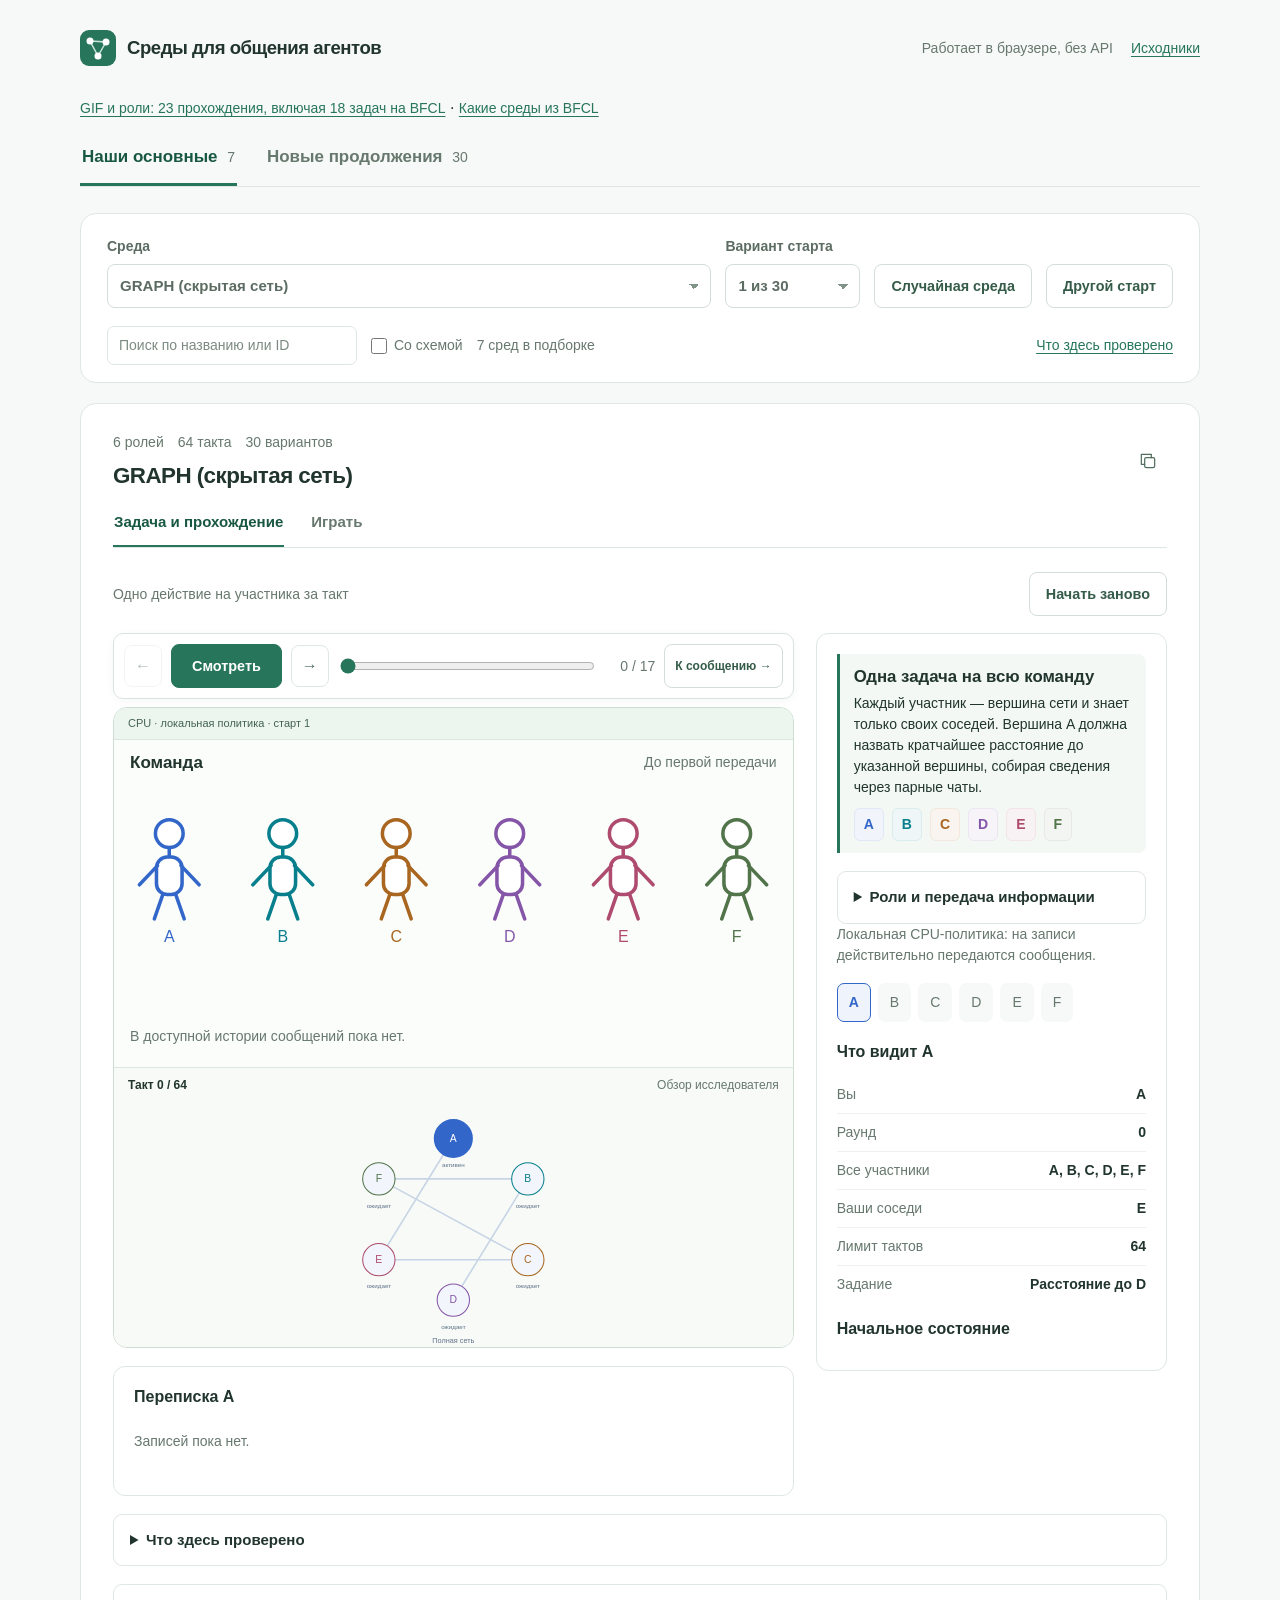
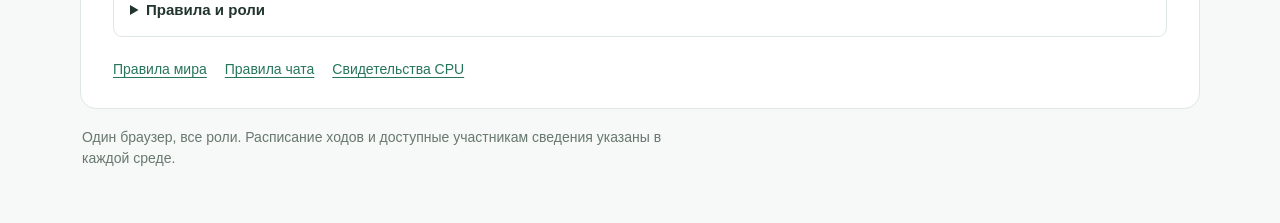
<file: index.html>
<!doctype html>
<html lang="ru">
<head>
  <meta charset="utf-8">
  <meta name="viewport" content="width=device-width, initial-scale=1">
  <meta name="theme-color" content="#f7f9f8">
  <meta name="description" content="37 исполняемых сред для исследования общения агентов: ручная игра, роли, сообщения и проверенные CPU-прохождения.">
  <title>Среды для общения агентов</title>
  <link rel="icon" href="data:image/svg+xml,%3Csvg xmlns='http://www.w3.org/2000/svg' viewBox='0 0 40 40'%3E%3Crect width='40' height='40' rx='10' fill='%2318314e'/%3E%3Ccircle cx='13' cy='14' r='5' fill='%237da6f4'/%3E%3Ccircle cx='28' cy='14' r='5' fill='%2370c7bf'/%3E%3Ccircle cx='20' cy='28' r='5' fill='%23e6b563'/%3E%3C/svg%3E">
  <link rel="stylesheet" href="styles.css?v=overview20261126">
  <script defer src="engine.js"></script>
  <script defer src="scenes.js?v=fullchat1"></script>
  <script defer src="core-scenes.js"></script>
  <script defer src="e113-scene.js"></script>
  <script defer src="catalogue-scenes.js?v=fullchat1"></script>
  <script defer src="legacy-action-targets.js?v=fullchat1"></script>
  <script defer src="action-targets.js?v=fullchat1"></script>
  <script defer src="action-overlay.js?v=fullchat1"></script>
  <script defer src="communication-scene.js?v=fullchat1"></script>
  <script defer src="established-engine.js"></script>
  <script defer src="established-ui.js?v=overview20261126"></script>
  <script defer src="app.js?v=overview20261126"></script>
</head>
<body>
  <a class="skip" href="#workspace">К среде</a>
  <div class="page-shell">
    <header class="topbar">
      <a class="brand" href="#env=GRAPH&mode=about" aria-label="Среды для общения агентов — главная">
        <svg viewBox="0 0 36 36" aria-hidden="true"><rect width="36" height="36" rx="9" fill="#27765c"/><path d="M10 11L26 12L18 26Z" fill="none" stroke="#c8e4d9" stroke-width="1.5"/><circle cx="10" cy="11" r="3.5" fill="white"/><circle cx="26" cy="12" r="3.5" fill="white"/><circle cx="18" cy="26" r="3.5" fill="white"/></svg>
        <span>Среды для общения агентов</span>
      </a>
      <div class="header-actions"><span class="local-note">Работает в браузере, без API</span><a class="source-link" href="https://github.com/Loki239/cooperative-environments-demo" target="_blank" rel="noopener">Исходники</a></div>
    </header>
    <p><a class="source-link" href="gifs/">GIF и роли: 23 прохождения, включая 18 задач на BFCL</a> · <a class="source-link" href="gifs/#bfcl">Какие среды из BFCL</a></p>
    <nav class="collection-switch" aria-label="Подборка сред">
      <button class="collection-button active" data-collection="core" aria-pressed="true">Наши основные <span>7</span></button>
      <button class="collection-button" data-collection="generated" aria-pressed="false">Новые продолжения <span>30</span></button>
    </nav>
    <section id="catalogue" class="catalogue" aria-label="Выбор среды">
      <div class="catalogue-controls">
        <label class="control-label" for="environment-select">Среда<select id="environment-select" class="select" disabled><option>Загружаем каталог…</option></select></label>
        <label class="control-label" for="start-select">Вариант старта<select id="start-select" class="select" disabled><option>1</option></select></label>
        <button id="random-environment" class="button secondary" disabled>Случайная среда</button>
        <button id="random-start" class="button secondary" disabled>Другой старт</button>
      </div>
      <div class="catalogue-options">
        <label class="search"><span class="sr-only">Найти среду</span><input id="search" type="search" placeholder="Поиск по названию или ID" aria-label="Найти среду"></label>
        <label class="checkbox-option"><input id="scene-filter" type="checkbox">Со схемой</label>
        <p id="catalogue-status" class="muted" role="status"><span id="environment-count">7</span> сред в подборке</p>
        <button class="text-button" id="about-data">Что здесь проверено</button>
      </div>
    </section>
    <main id="workspace" tabindex="-1"><div class="loading">Загружаем среду…</div></main>
    <footer class="page-footer">Один браузер, все роли. Расписание ходов и доступные участникам сведения указаны в каждой среде.</footer>
  </div>
  <div id="toast" class="toast" role="status" hidden></div>
  <dialog id="data-dialog"><button class="dialog-close button secondary" aria-label="Закрыть">Закрыть</button><h2>Что здесь проверено</h2><p>В каталоге две подборки: семь давно разобранных задач и 30 новых продолжений от 20 ноября 2026 года. Для основных задач сохранены 67 CPU-примеров разных типов и четыре архивные игры Qwen с перепиской, для новых — по 12 CPU-примеров. У каждой основной задачи указан объём проверки и его границы.</p><p>В примерах новых продолжений идеальная команда объединяет законные наблюдения всех ролей. В полных физических планах отправки не исполнялись. Для каждого старта отдельно добавлен постановочный сценарий с реальной доставкой перед связанными действиями: 257 записей доходят до цели в исходном лимите, 103 показывают длинную часть с явно отмеченной остановкой. Это иллюстрации на готовых планах, а не прогоны модели или доказанные локальные стратегии. Проверка необходимости реального чата осталась <code>UNKNOWN</code>, модельных игр у этой серии пока нет.</p><p>Для новых продолжений и четырёх основных WorldSpec-сред работает сохранённый контракт чата: одно действие на роль за такт, сообщение занимает действие. У скрытой сети, пяти рычагов и пневмопочты сохранены их собственные расписания, описанные в карточках. Успех CPU-примера не доказывает, что в том же горизонте получится выиграть с такими сообщениями.</p><p>Вы управляете всеми ролями на одном устройстве. Это песочница для знакомства с правилами, а не сервер для независимых игроков. Полные правила и исходные варианты доступны для исследования; интерфейс выбранной роли скрывает недоступные ей поля.</p><p><a href="provenance.json" download>Скачать происхождение данных</a></p></dialog>
  <noscript><div class="noscript">Для игры и просмотра шагов нужен JavaScript. <a href="catalogue.json">Скачать список сред</a> или <a href="provenance.json">сведения о проверках</a>.</div></noscript>
</body>
</html>
</file>
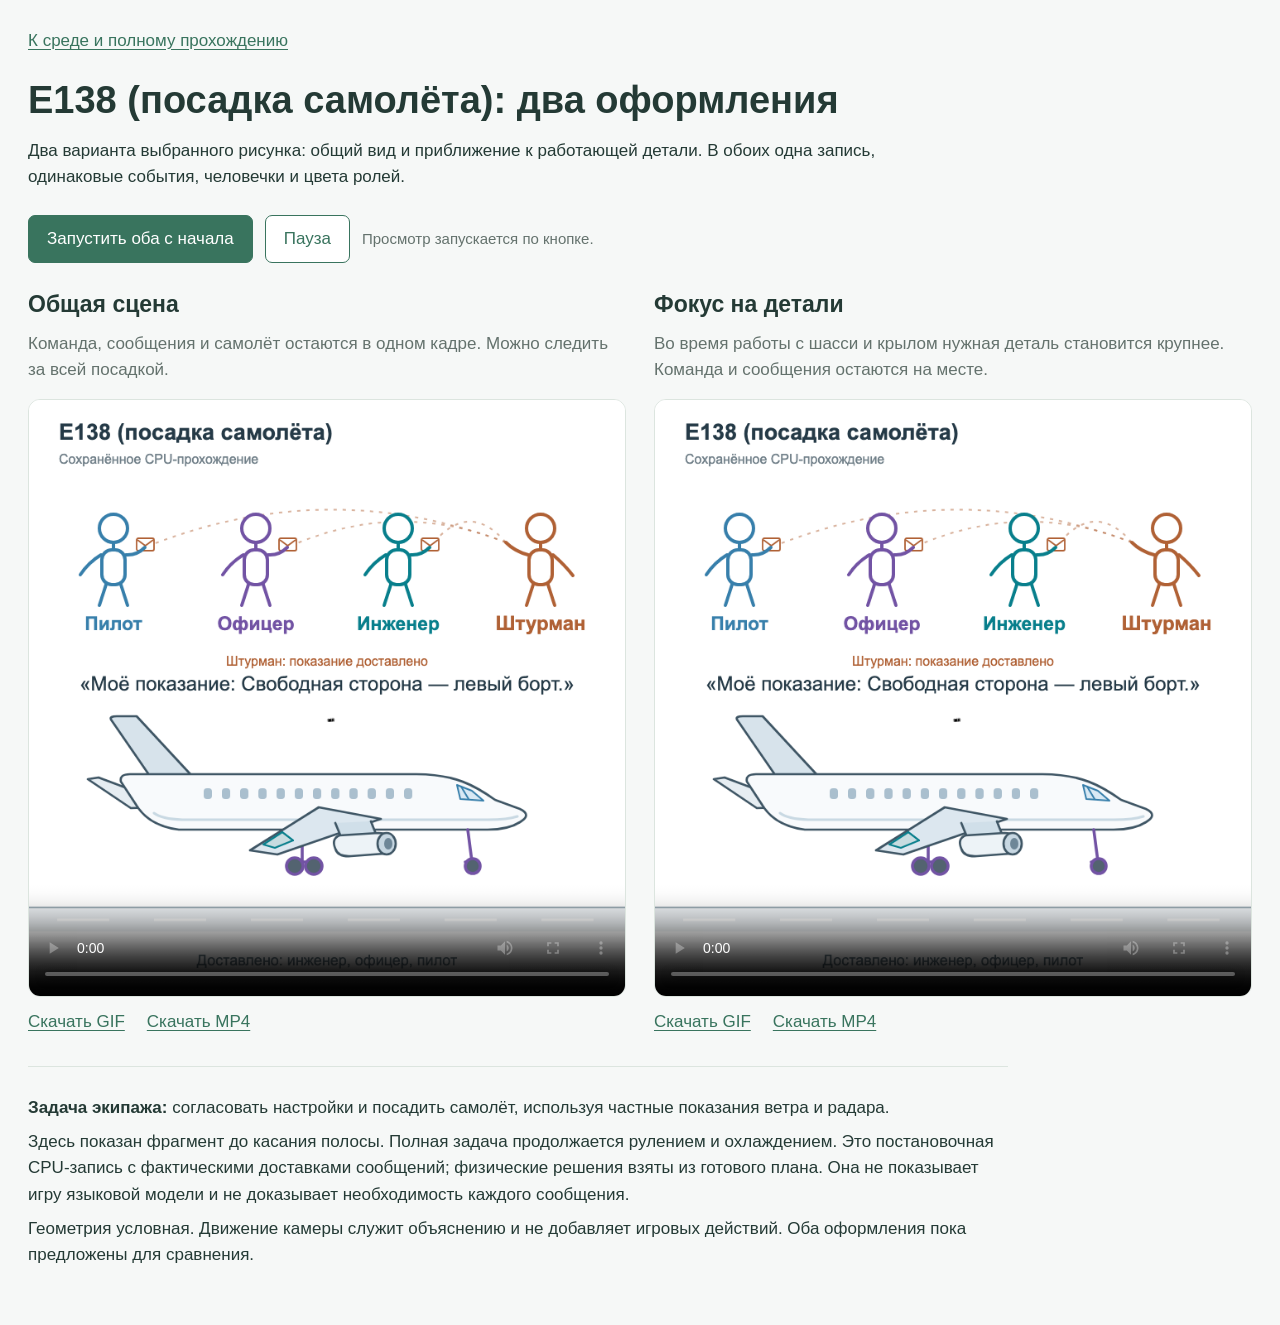
<file: e138-styles/index.html>
<!doctype html>
<html lang="ru">
<head>
  <meta charset="utf-8">
  <meta name="viewport" content="width=device-width,initial-scale=1">
  <title>E138 (посадка самолёта) — два оформления</title>
  <style>
    :root { color-scheme:light; --ink:#243a35; --muted:#64726d; --green:#39745e; --line:#dce5df; }
    * { box-sizing:border-box; }
    body { margin:0; background:#f6f8f7; color:var(--ink); font:17px/1.55 Arial,sans-serif; }
    main { max-width:1536px; margin:0 auto; padding:28px 28px 48px; }
    a { color:var(--green); text-underline-offset:3px; }
    h1 { font-size:clamp(26px,3vw,38px); line-height:1.2; margin:24px 0 14px; }
    .intro { max-width:880px; margin:0 0 16px; }
    .toolbar { display:flex; flex-wrap:wrap; align-items:center; gap:12px; margin:24px 0; }
    button { font:inherit; cursor:pointer; border:1px solid var(--green); border-radius:7px; padding:10px 18px; background:var(--green); color:white; }
    button.secondary { background:white; color:var(--green); }
    button:focus-visible,a:focus-visible { outline:3px solid #ac6d24; outline-offset:4px; }
    #status { color:var(--muted); font-size:15px; }
    .comparison { display:grid; grid-template-columns:repeat(2,minmax(0,1fr)); gap:28px; align-items:start; }
    article { min-width:0; }
    h2 { margin:0 0 8px; font-size:23px; }
    article>p { min-height:52px; margin:0 0 16px; max-width:650px; color:var(--muted); }
    video { width:100%; max-width:720px; aspect-ratio:1; display:block; background:white; border:1px solid var(--line); border-radius:12px; }
    .downloads { display:flex; gap:22px; margin-top:12px; }
    .context { border-top:1px solid var(--line); margin-top:30px; padding-top:20px; max-width:980px; }
    .context p { margin:8px 0; }
    @media(max-width:800px) { main { padding:20px 16px 36px; } .comparison { grid-template-columns:1fr; gap:32px; } article>p { min-height:0; } }
    @media(prefers-reduced-motion:reduce) { html { scroll-behavior:auto; } }
  </style>
</head>
<body>
<main>
  <a href="../#env=E138&amp;mode=about&amp;start=1&amp;replay=demo">К среде и полному прохождению</a>
  <h1>E138 (посадка самолёта): два оформления</h1>
  <p class="intro">Два варианта выбранного рисунка: общий вид и приближение к работающей детали. В обоих одна запись, одинаковые события, человечки и цвета ролей.</p>
  <div class="toolbar">
    <button id="play">Запустить оба с начала</button>
    <button id="pause" class="secondary">Пауза</button>
    <span id="status" role="status">Просмотр запускается по кнопке.</span>
  </div>
  <section class="comparison" aria-label="Два варианта оформления">
    <article>
      <h2>Общая сцена</h2>
      <p>Команда, сообщения и самолёт остаются в одном кадре. Можно следить за всей посадкой.</p>
      <video controls playsinline preload="metadata" poster="overview.png?v=accepted20261126" aria-label="Общая сцена посадки самолёта"><source src="overview.mp4?v=accepted20261126" type="video/mp4"></video>
      <div class="downloads"><a href="overview.gif?v=accepted20261126" download>Скачать GIF</a><a href="overview.mp4?v=accepted20261126" download>Скачать MP4</a></div>
    </article>
    <article>
      <h2>Фокус на детали</h2>
      <p>Во время работы с шасси и крылом нужная деталь становится крупнее. Команда и сообщения остаются на месте.</p>
      <video controls playsinline preload="metadata" poster="detail.png?v=accepted20261126" aria-label="Крупные планы посадки самолёта"><source src="detail.mp4?v=accepted20261126" type="video/mp4"></video>
      <div class="downloads"><a href="detail.gif?v=accepted20261126" download>Скачать GIF</a><a href="detail.mp4?v=accepted20261126" download>Скачать MP4</a></div>
    </article>
  </section>
  <section class="context" aria-label="Что показывает запись">
    <p><strong>Задача экипажа:</strong> согласовать настройки и посадить самолёт, используя частные показания ветра и радара.</p>
    <p>Здесь показан фрагмент до касания полосы. Полная задача продолжается рулением и охлаждением. Это постановочная CPU-запись с фактическими доставками сообщений; физические решения взяты из готового плана. Она не показывает игру языковой модели и не доказывает необходимость каждого сообщения.</p>
    <p>Геометрия условная. Движение камеры служит объяснению и не добавляет игровых действий. Оба оформления пока предложены для сравнения.</p>
  </section>
</main>
<script>
  const videos = [...document.querySelectorAll('video')];
  const status = document.querySelector('#status');
  document.querySelector('#play').addEventListener('click', async () => {
    videos.forEach(video => { video.pause(); video.currentTime = 0; });
    const results = await Promise.allSettled(videos.map(video => video.play()));
    status.textContent = results.every(result => result.status === 'fulfilled')
      ? 'Оба варианта запущены с начала.'
      : 'Не удалось запустить оба видео. Используйте кнопку воспроизведения под нужным вариантом.';
  });
  document.querySelector('#pause').addEventListener('click', () => {
    videos.forEach(video => video.pause());
    status.textContent = 'Оба варианта на паузе.';
  });
</script>
</body>
</html>
</file>
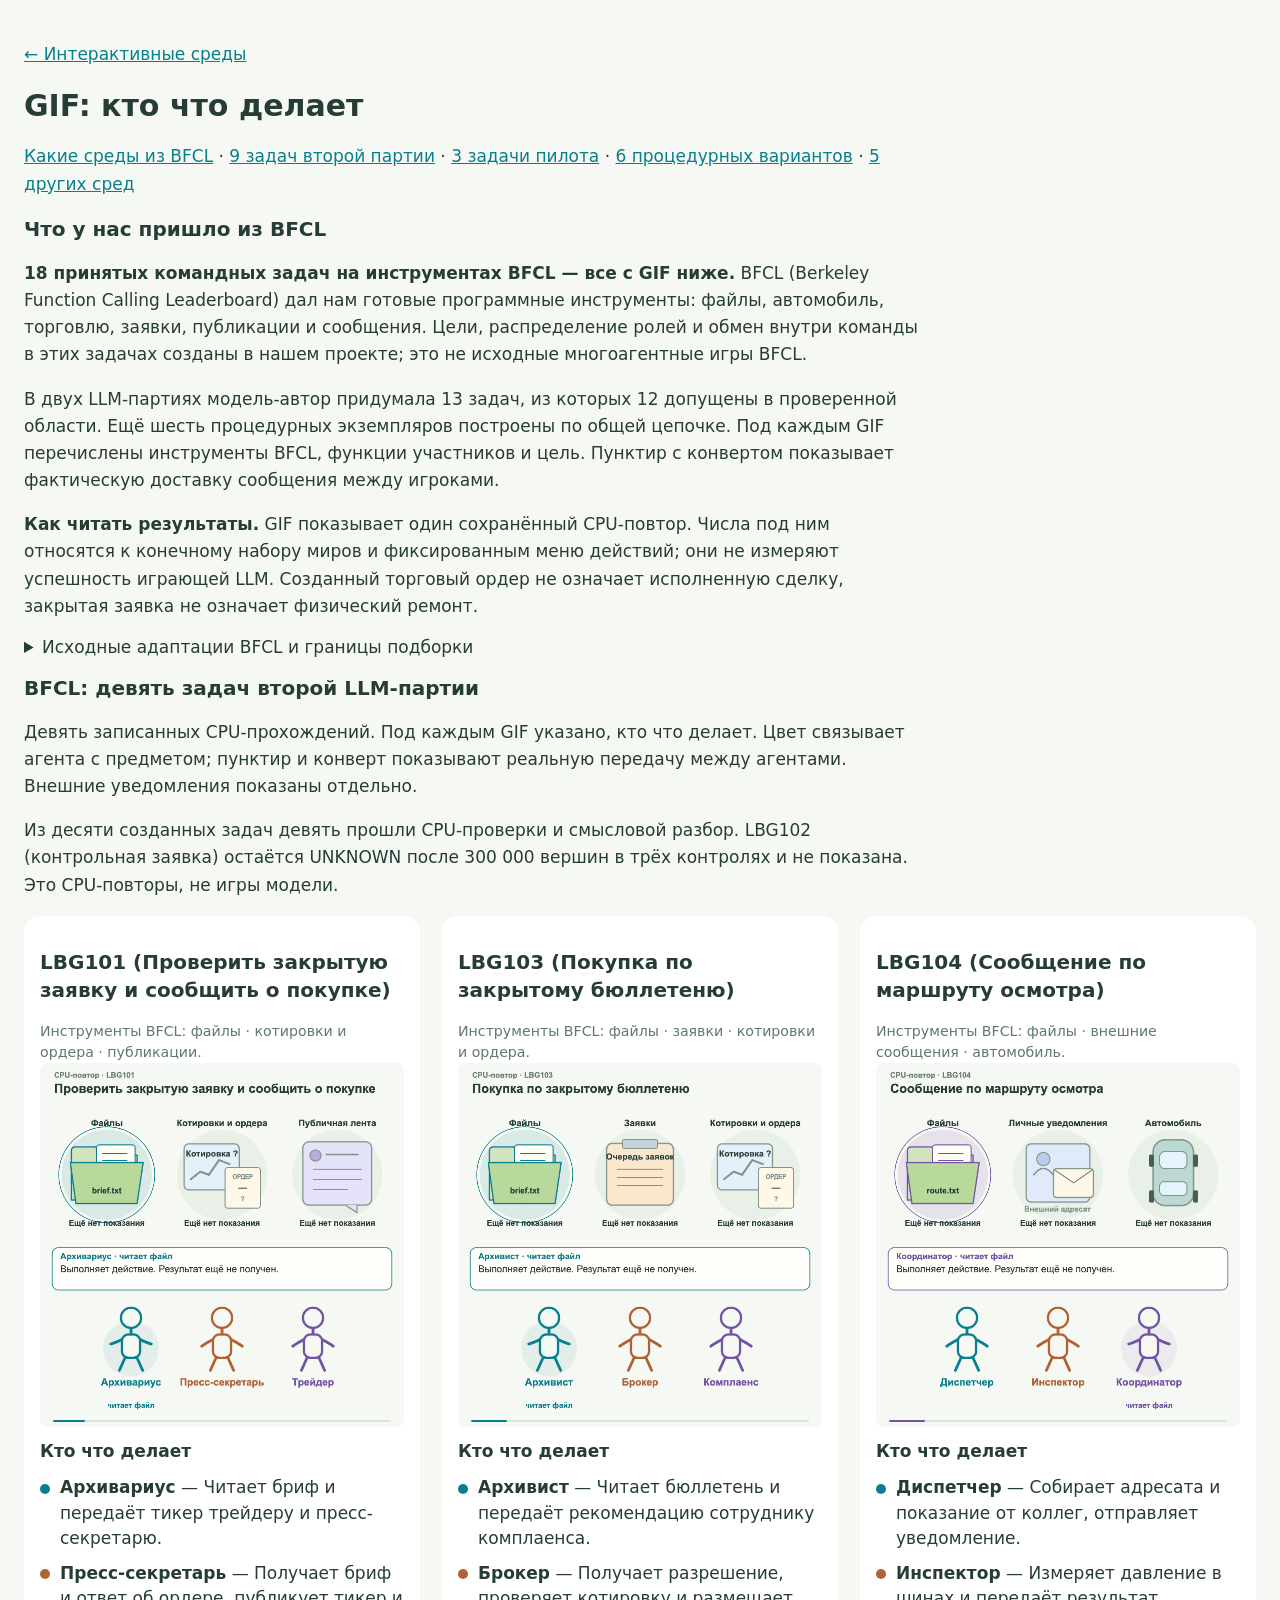
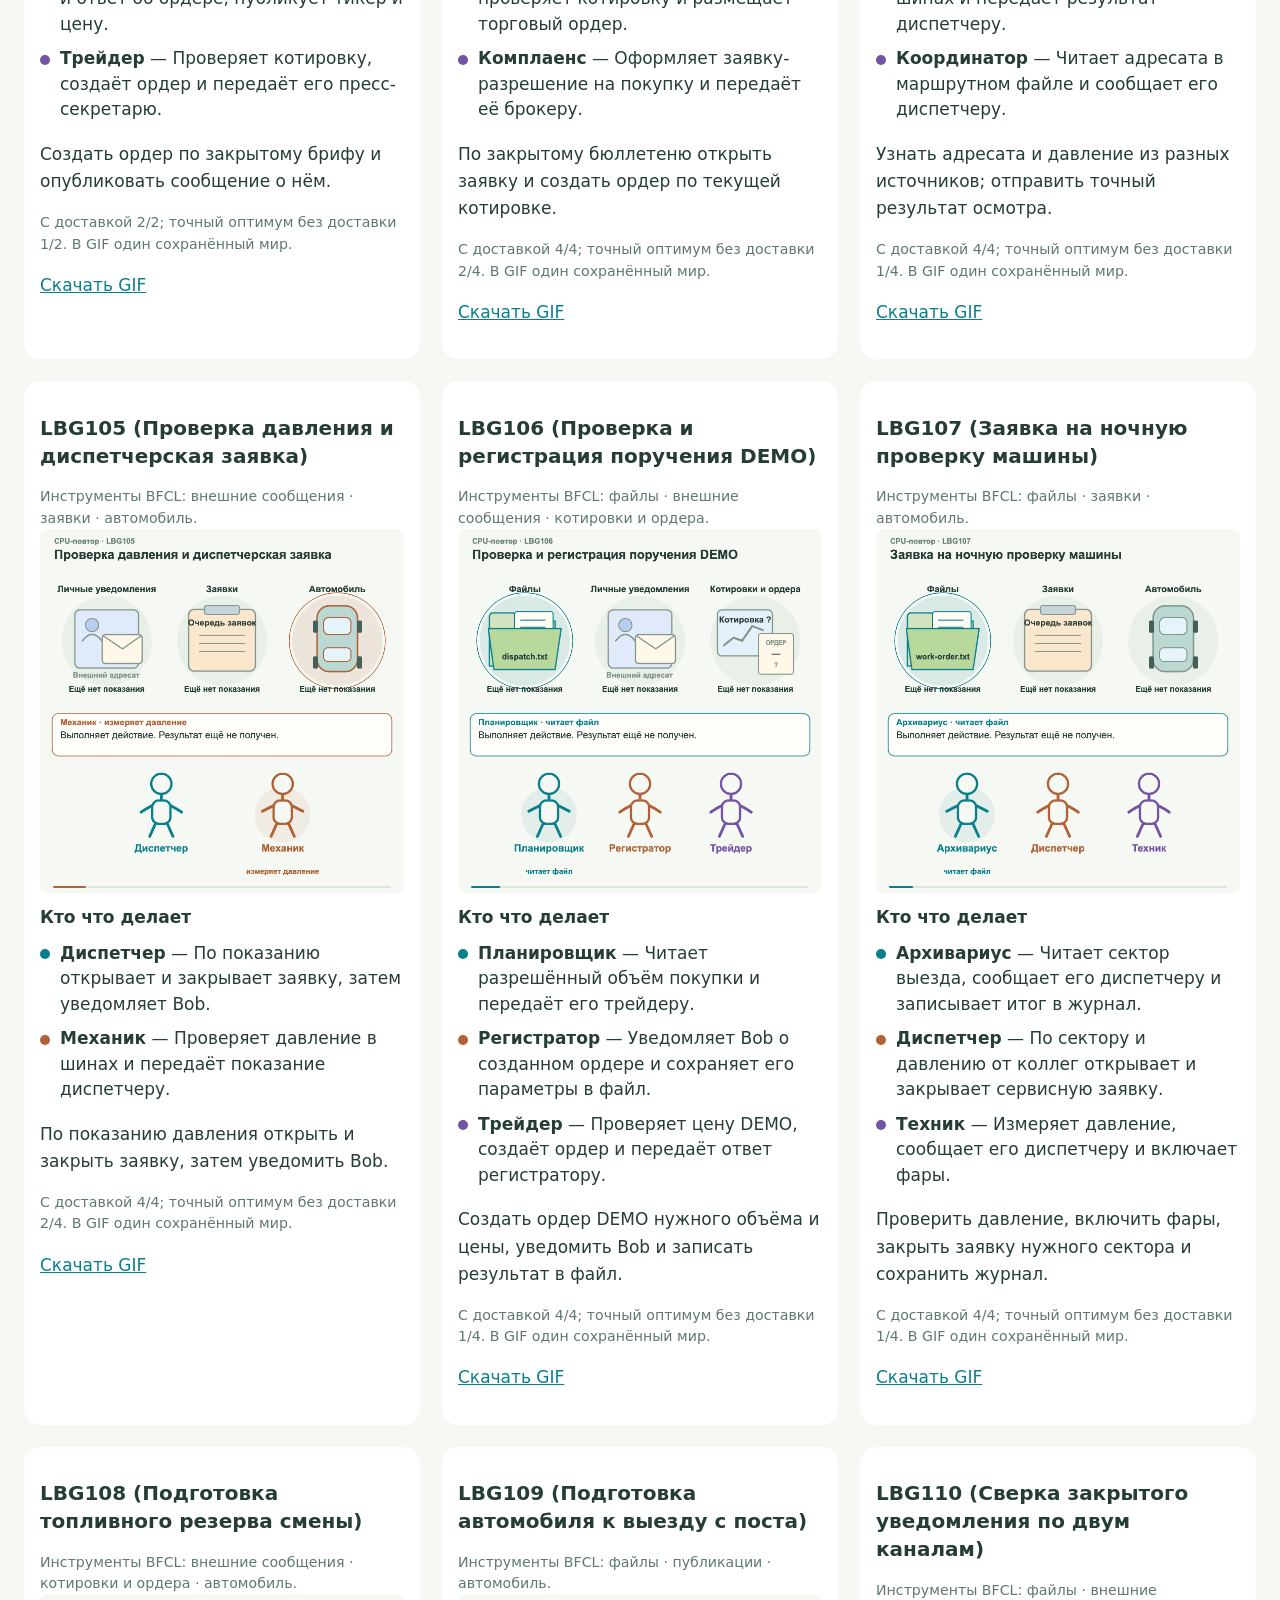
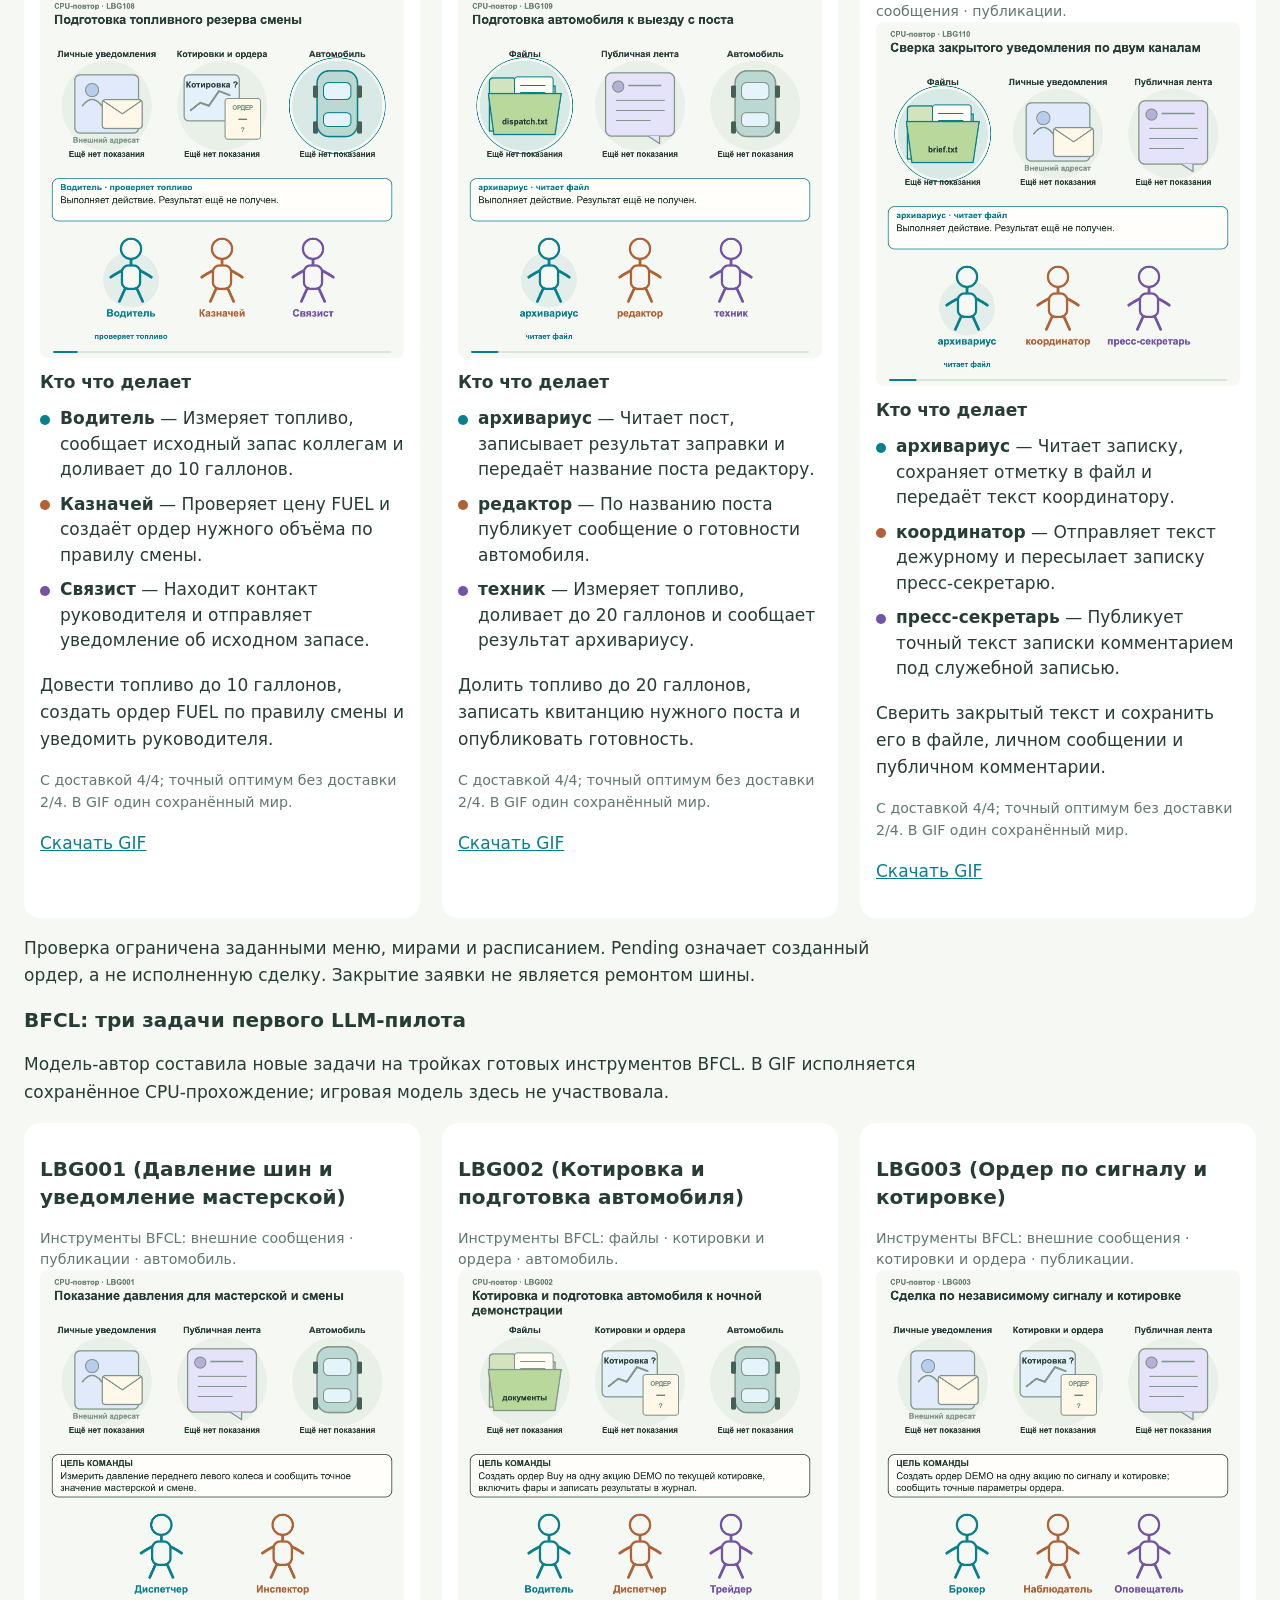
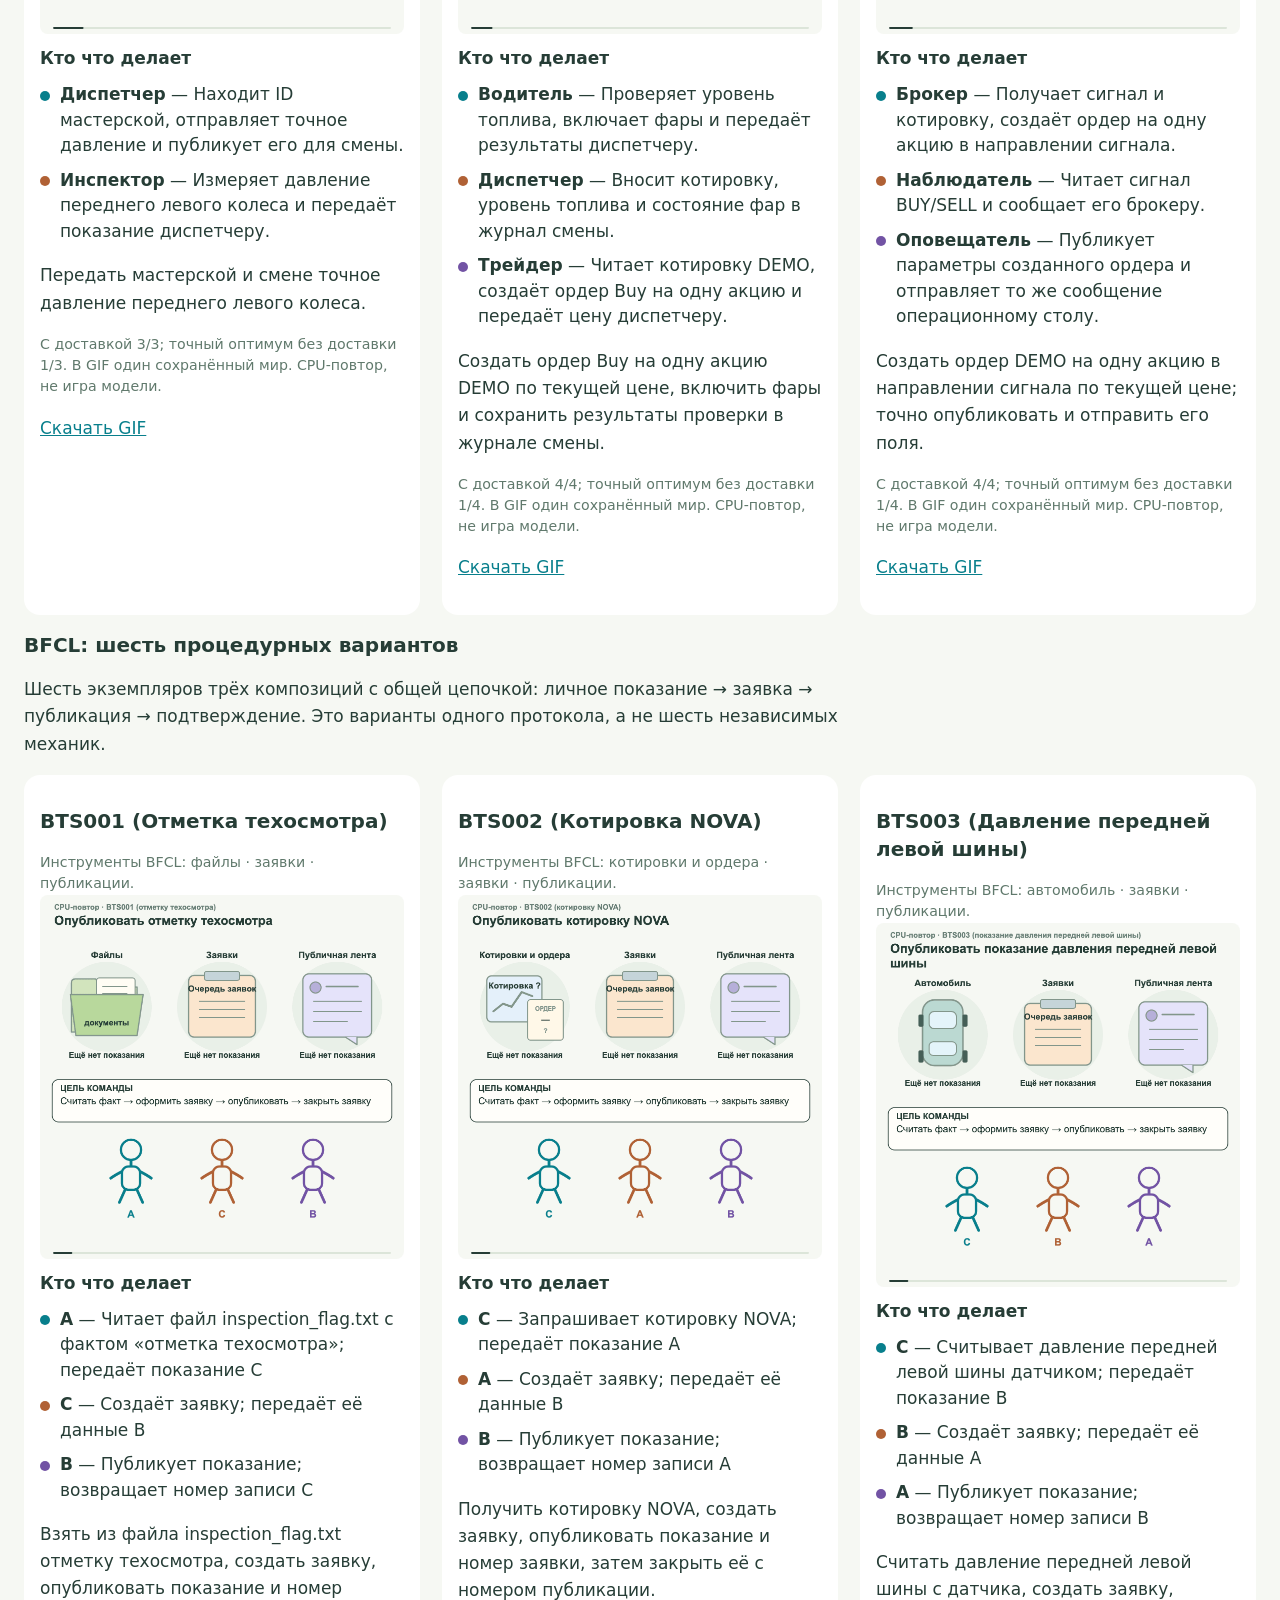
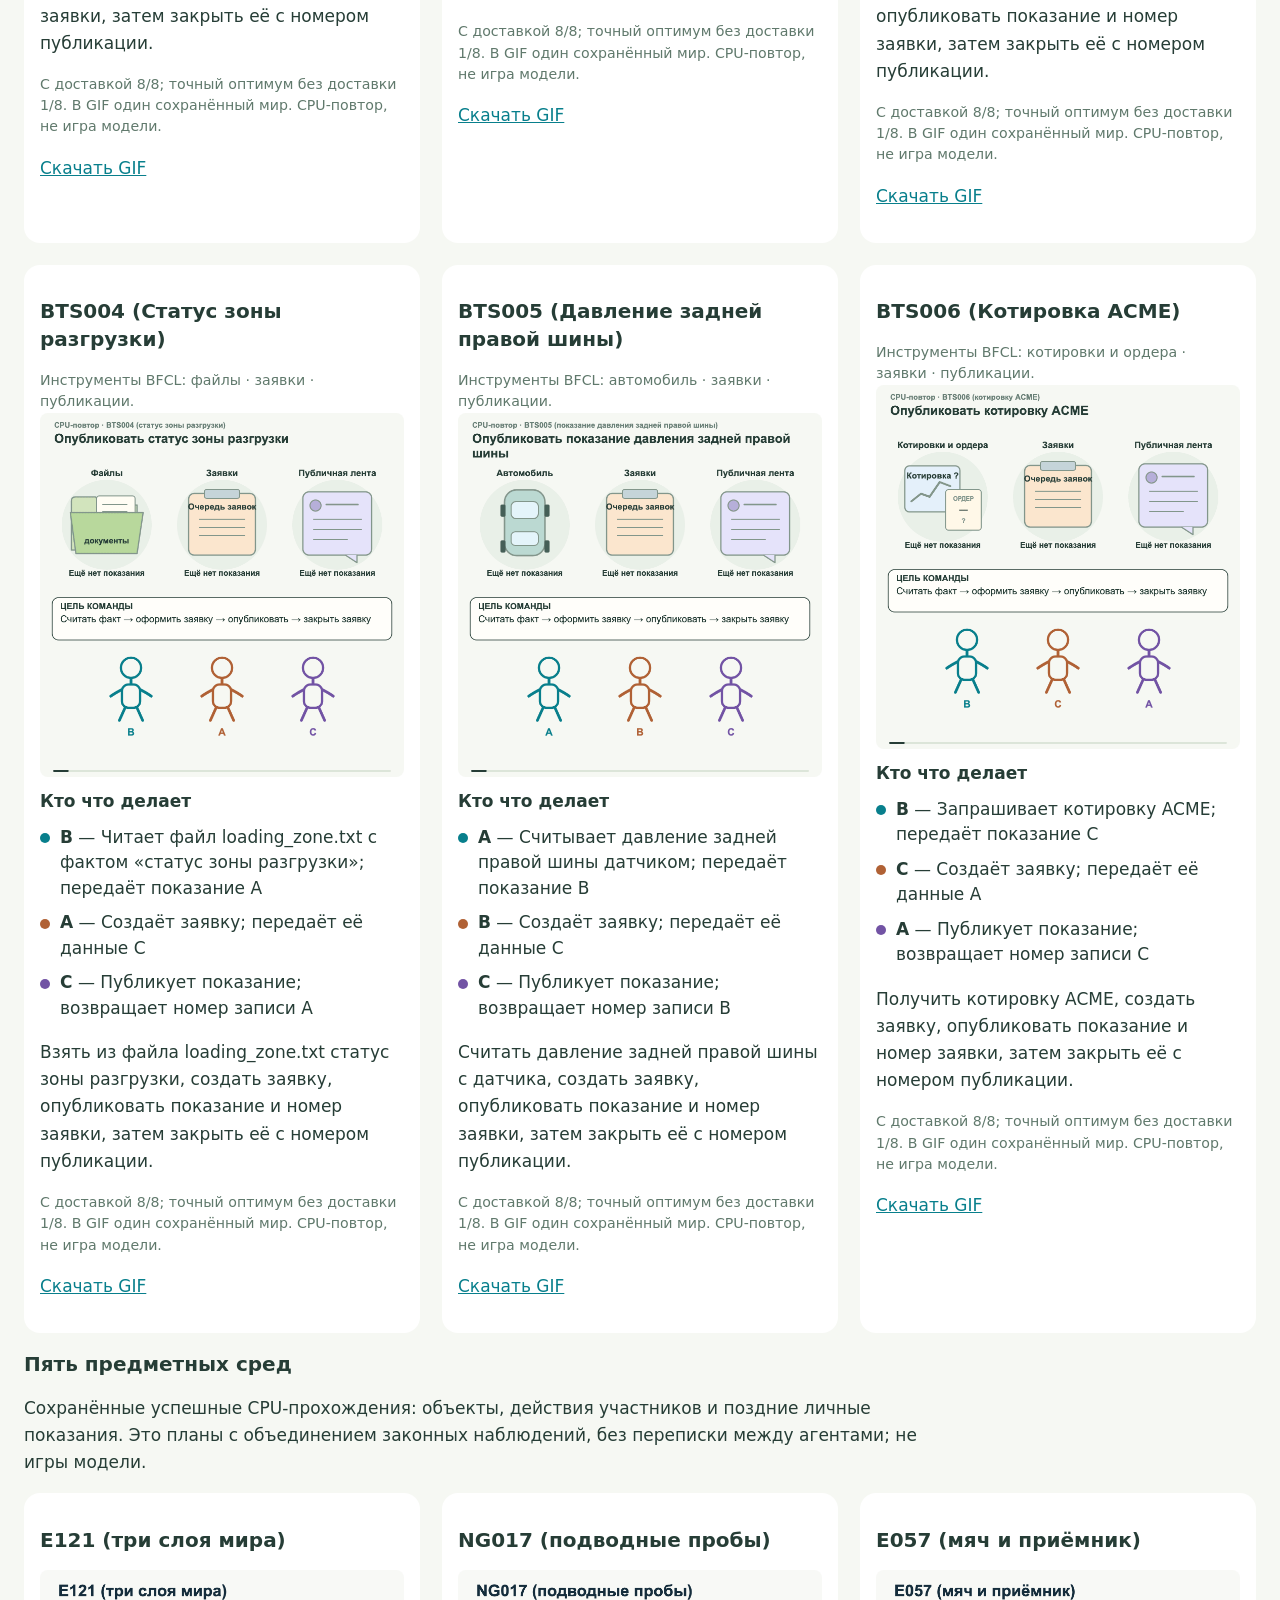
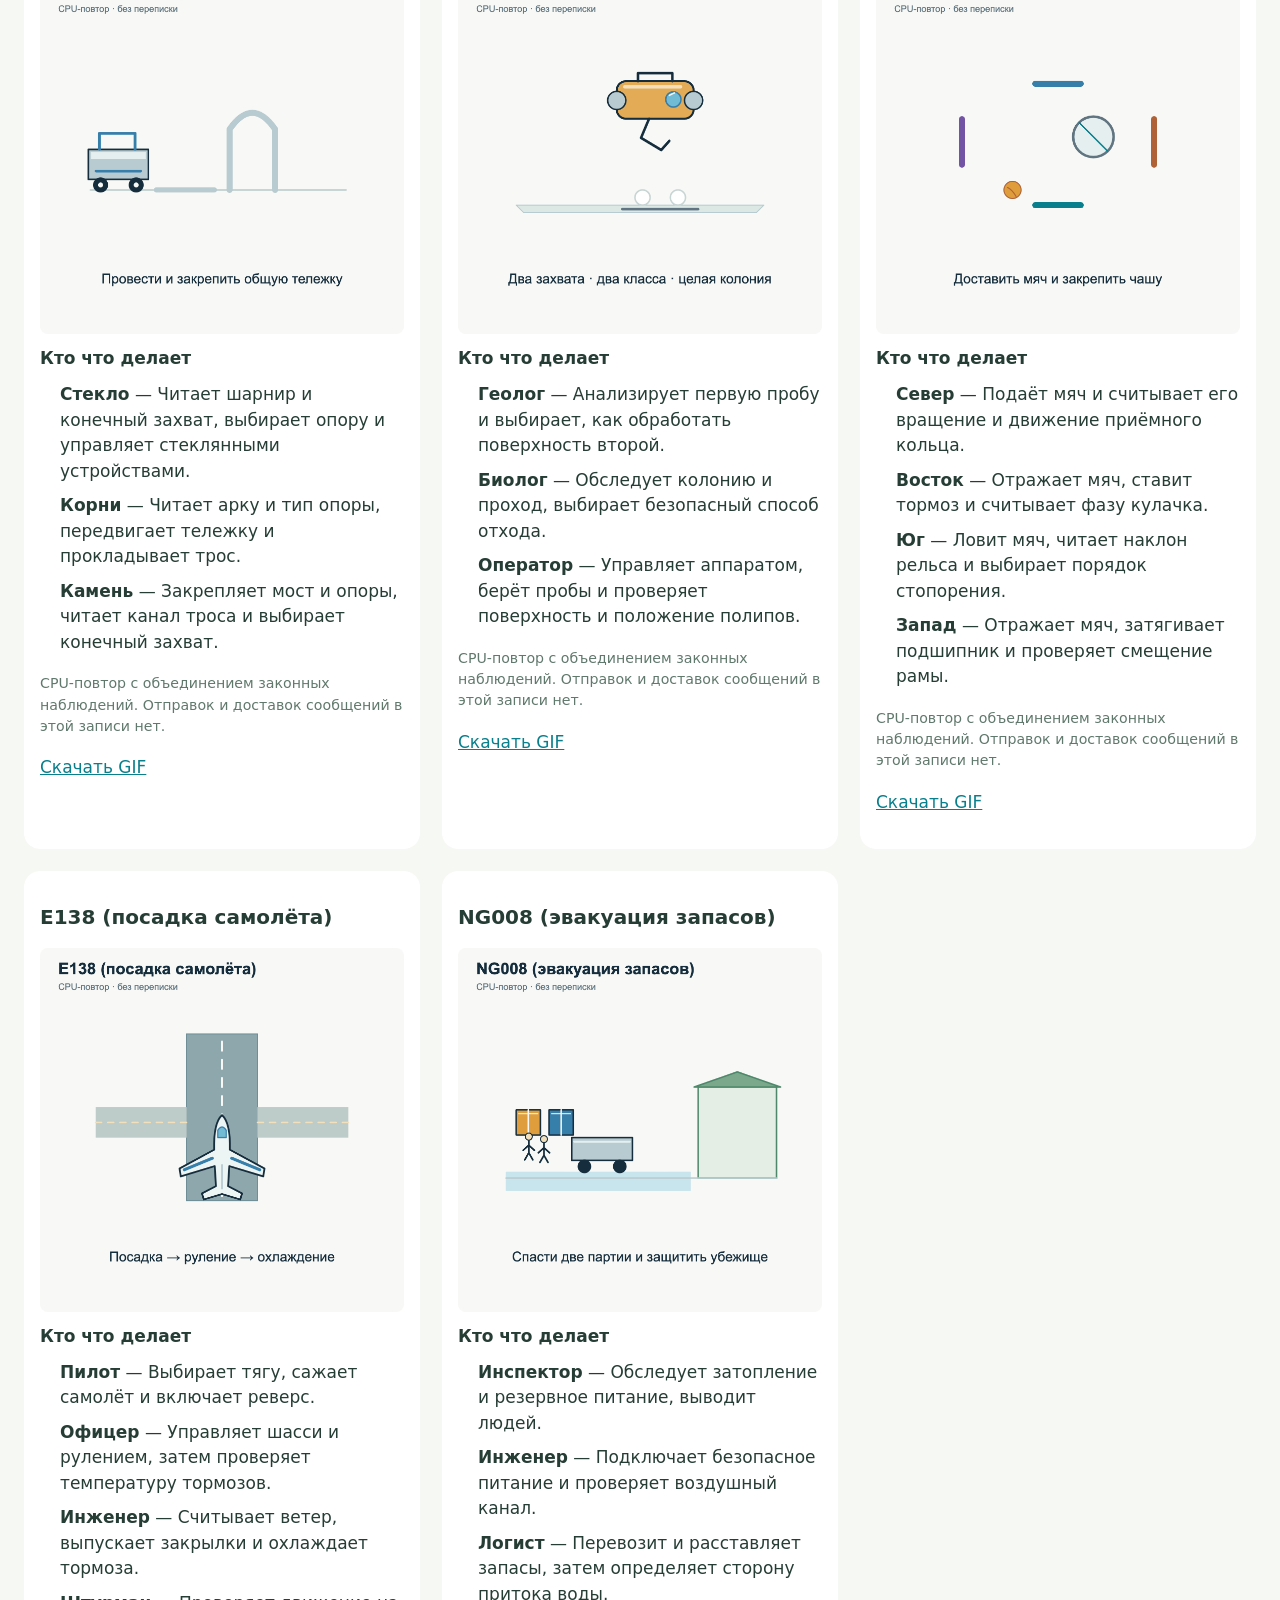
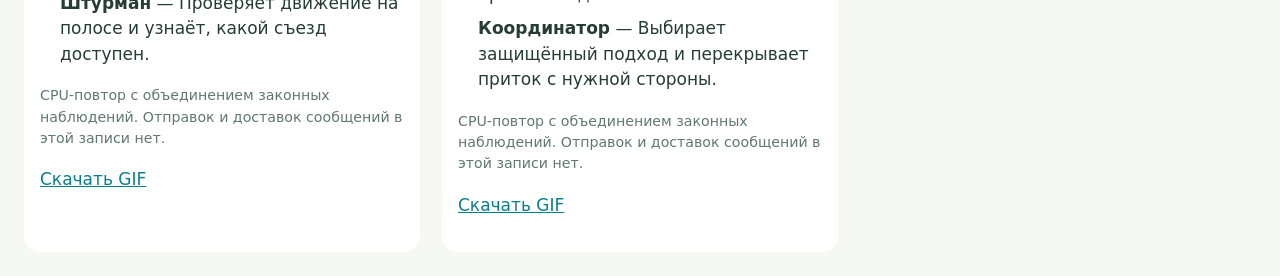
<file: gifs/index.html>
<!doctype html><html lang="ru"><meta charset="utf-8"><meta name="viewport" content="width=device-width,initial-scale=1"><title>BFCL и другие среды — 23 GIF с ролями</title><style>body{margin:0;background:#f6f8f3;color:#263d36;font:17px system-ui,sans-serif}main{max-width:1360px;margin:auto;padding:24px}h1{font-size:30px}p{max-width:900px;line-height:1.6}.grid{display:grid;grid-template-columns:repeat(auto-fit,minmax(min(320px,100%),1fr));gap:22px}article{background:white;padding:16px;border-radius:16px;min-width:0}h2{font-size:20px;line-height:1.4}img{display:block;width:100%;height:auto;border-radius:8px}a{color:#087f8c}small{display:block;color:#60796c;line-height:1.5}.roles{list-style:none;margin:14px 0 18px;padding:0}.roles li{line-height:1.5;margin:9px 0;padding-left:20px;position:relative;overflow-wrap:anywhere}.dot{position:absolute;left:0;top:.5em;width:10px;height:10px;border-radius:50%}.roles-title{font-size:17px;margin:14px 0 0}</style><main><p><a href="../">← Интерактивные среды</a></p><h1>GIF: кто что делает</h1><nav aria-label="Разделы галереи"><p><a href="#bfcl">Какие среды из BFCL</a> · <a href="#backends">9 задач второй партии</a> · <a href="#pilot">3 задачи пилота</a> · <a href="#procedural">6 процедурных вариантов</a> · <a href="#worlds">5 других сред</a></p></nav>
<h2 id="bfcl">Что у нас пришло из BFCL</h2>
<p><strong>18 принятых командных задач на инструментах BFCL — все с GIF ниже.</strong> BFCL (Berkeley Function Calling Leaderboard) дал нам готовые программные инструменты: файлы, автомобиль, торговлю, заявки, публикации и сообщения. Цели, распределение ролей и обмен внутри команды в этих задачах созданы в нашем проекте; это не исходные многоагентные игры BFCL.</p>
<p>В двух LLM-партиях модель-автор придумала 13 задач, из которых 12 допущены в проверенной области. Ещё шесть процедурных экземпляров построены по общей цепочке. Под каждым GIF перечислены инструменты BFCL, функции участников и цель. Пунктир с конвертом показывает фактическую доставку сообщения между игроками.</p>
<p><strong>Как читать результаты.</strong> GIF показывает один сохранённый CPU-повтор. Числа под ним относятся к конечному набору миров и фиксированным меню действий; они не измеряют успешность играющей LLM. Созданный торговый ордер не означает исполненную сделку, закрытая заявка не означает физический ремонт.</p>
<details><summary>Исходные адаптации BFCL и границы подборки</summary><p>Ранее мы подготовили каталог из 2 196 задач BFCL с распределением инструментов или контекста между ролями: 608 многошаговых, 400 с выбором или параллельным вызовом функций, 1 075 из live-категорий и 113 задач памяти. Это подготовленные входы, а не 2 196 новых механик или проверенных командных игр; готовой серии GIF для них нет.</p><p>Отдельно сохранены 48 диагностических вариантов трёх исходных задач: multi_turn_base_75 (топливо, шины и публикация), multi_turn_base_100 (котировка Nvidia и пополнение торгового счёта), multi_turn_base_155 (перелёт и страховка). Они не входят в 18 показанных задач и не имеют такого же допуска. Подборка ниже объединяет принятые новые командные задачи на BFCL API. Источник инструментов: <a href="https://github.com/ShishirPatil/gorilla/tree/main/berkeley-function-call-leaderboard">официальный репозиторий BFCL</a>.</p></details>
<h2 id="backends">BFCL: девять задач второй LLM-партии</h2><p>Девять записанных CPU-прохождений. Под каждым GIF указано, кто что делает. Цвет связывает агента с предметом; пунктир и конверт показывают реальную передачу между агентами. Внешние уведомления показаны отдельно.</p><p>Из десяти созданных задач девять прошли CPU-проверки и смысловой разбор. LBG102 (контрольная заявка) остаётся UNKNOWN после 300 000 вершин в трёх контролях и не показана. Это CPU-повторы, не игры модели.</p><div class="grid"><article data-task="LBG101" id="LBG101"><h2>LBG101 (Проверить закрытую заявку и сообщить о покупке)</h2><small>Инструменты BFCL: файлы · котировки и ордера · публикации.</small><img src="runs/LBG101/episode.gif" alt="LBG101 (Проверить закрытую заявку и сообщить о покупке)" loading="lazy" width="720" height="720"><h3 class="roles-title">Кто что делает</h3><ul class="roles"><li><span class="dot" style="background:#087f8c"></span><strong>Архивариус</strong> — Читает бриф и передаёт тикер трейдеру и пресс-секретарю.</li><li><span class="dot" style="background:#b06135"></span><strong>Пресс-секретарь</strong> — Получает бриф и ответ об ордере, публикует тикер и цену.</li><li><span class="dot" style="background:#7253a4"></span><strong>Трейдер</strong> — Проверяет котировку, создаёт ордер и передаёт его пресс-секретарю.</li></ul><p>Создать ордер по закрытому брифу и опубликовать сообщение о нём.</p><small>С доставкой 2/2; точный оптимум без доставки 1/2. В GIF один сохранённый мир.</small><p><a href="runs/LBG101/episode.gif" download>Скачать GIF</a></p></article><article data-task="LBG103" id="LBG103"><h2>LBG103 (Покупка по закрытому бюллетеню)</h2><small>Инструменты BFCL: файлы · заявки · котировки и ордера.</small><img src="runs/LBG103/episode.gif" alt="LBG103 (Покупка по закрытому бюллетеню)" loading="lazy" width="720" height="720"><h3 class="roles-title">Кто что делает</h3><ul class="roles"><li><span class="dot" style="background:#087f8c"></span><strong>Архивист</strong> — Читает бюллетень и передаёт рекомендацию сотруднику комплаенса.</li><li><span class="dot" style="background:#b06135"></span><strong>Брокер</strong> — Получает разрешение, проверяет котировку и размещает торговый ордер.</li><li><span class="dot" style="background:#7253a4"></span><strong>Комплаенс</strong> — Оформляет заявку-разрешение на покупку и передаёт её брокеру.</li></ul><p>По закрытому бюллетеню открыть заявку и создать ордер по текущей котировке.</p><small>С доставкой 4/4; точный оптимум без доставки 2/4. В GIF один сохранённый мир.</small><p><a href="runs/LBG103/episode.gif" download>Скачать GIF</a></p></article><article data-task="LBG104" id="LBG104"><h2>LBG104 (Сообщение по маршруту осмотра)</h2><small>Инструменты BFCL: файлы · внешние сообщения · автомобиль.</small><img src="runs/LBG104/episode.gif" alt="LBG104 (Сообщение по маршруту осмотра)" loading="lazy" width="720" height="720"><h3 class="roles-title">Кто что делает</h3><ul class="roles"><li><span class="dot" style="background:#087f8c"></span><strong>Диспетчер</strong> — Собирает адресата и показание от коллег, отправляет уведомление.</li><li><span class="dot" style="background:#b06135"></span><strong>Инспектор</strong> — Измеряет давление в шинах и передаёт результат диспетчеру.</li><li><span class="dot" style="background:#7253a4"></span><strong>Координатор</strong> — Читает адресата в маршрутном файле и сообщает его диспетчеру.</li></ul><p>Узнать адресата и давление из разных источников; отправить точный результат осмотра.</p><small>С доставкой 4/4; точный оптимум без доставки 1/4. В GIF один сохранённый мир.</small><p><a href="runs/LBG104/episode.gif" download>Скачать GIF</a></p></article><article data-task="LBG105" id="LBG105"><h2>LBG105 (Проверка давления и диспетчерская заявка)</h2><small>Инструменты BFCL: внешние сообщения · заявки · автомобиль.</small><img src="runs/LBG105/episode.gif" alt="LBG105 (Проверка давления и диспетчерская заявка)" loading="lazy" width="720" height="720"><h3 class="roles-title">Кто что делает</h3><ul class="roles"><li><span class="dot" style="background:#087f8c"></span><strong>Диспетчер</strong> — По показанию открывает и закрывает заявку, затем уведомляет Bob.</li><li><span class="dot" style="background:#b06135"></span><strong>Механик</strong> — Проверяет давление в шинах и передаёт показание диспетчеру.</li></ul><p>По показанию давления открыть и закрыть заявку, затем уведомить Bob.</p><small>С доставкой 4/4; точный оптимум без доставки 2/4. В GIF один сохранённый мир.</small><p><a href="runs/LBG105/episode.gif" download>Скачать GIF</a></p></article><article data-task="LBG106" id="LBG106"><h2>LBG106 (Проверка и регистрация поручения DEMO)</h2><small>Инструменты BFCL: файлы · внешние сообщения · котировки и ордера.</small><img src="runs/LBG106/episode.gif" alt="LBG106 (Проверка и регистрация поручения DEMO)" loading="lazy" width="720" height="720"><h3 class="roles-title">Кто что делает</h3><ul class="roles"><li><span class="dot" style="background:#087f8c"></span><strong>Планировщик</strong> — Читает разрешённый объём покупки и передаёт его трейдеру.</li><li><span class="dot" style="background:#b06135"></span><strong>Регистратор</strong> — Уведомляет Bob о созданном ордере и сохраняет его параметры в файл.</li><li><span class="dot" style="background:#7253a4"></span><strong>Трейдер</strong> — Проверяет цену DEMO, создаёт ордер и передаёт ответ регистратору.</li></ul><p>Создать ордер DEMO нужного объёма и цены, уведомить Bob и записать результат в файл.</p><small>С доставкой 4/4; точный оптимум без доставки 1/4. В GIF один сохранённый мир.</small><p><a href="runs/LBG106/episode.gif" download>Скачать GIF</a></p></article><article data-task="LBG107" id="LBG107"><h2>LBG107 (Заявка на ночную проверку машины)</h2><small>Инструменты BFCL: файлы · заявки · автомобиль.</small><img src="runs/LBG107/episode.gif" alt="LBG107 (Заявка на ночную проверку машины)" loading="lazy" width="720" height="720"><h3 class="roles-title">Кто что делает</h3><ul class="roles"><li><span class="dot" style="background:#087f8c"></span><strong>Архивариус</strong> — Читает сектор выезда, сообщает его диспетчеру и записывает итог в журнал.</li><li><span class="dot" style="background:#b06135"></span><strong>Диспетчер</strong> — По сектору и давлению от коллег открывает и закрывает сервисную заявку.</li><li><span class="dot" style="background:#7253a4"></span><strong>Техник</strong> — Измеряет давление, сообщает его диспетчеру и включает фары.</li></ul><p>Проверить давление, включить фары, закрыть заявку нужного сектора и сохранить журнал.</p><small>С доставкой 4/4; точный оптимум без доставки 1/4. В GIF один сохранённый мир.</small><p><a href="runs/LBG107/episode.gif" download>Скачать GIF</a></p></article><article data-task="LBG108" id="LBG108"><h2>LBG108 (Подготовка топливного резерва смены)</h2><small>Инструменты BFCL: внешние сообщения · котировки и ордера · автомобиль.</small><img src="runs/LBG108/episode.gif" alt="LBG108 (Подготовка топливного резерва смены)" loading="lazy" width="720" height="720"><h3 class="roles-title">Кто что делает</h3><ul class="roles"><li><span class="dot" style="background:#087f8c"></span><strong>Водитель</strong> — Измеряет топливо, сообщает исходный запас коллегам и доливает до 10 галлонов.</li><li><span class="dot" style="background:#b06135"></span><strong>Казначей</strong> — Проверяет цену FUEL и создаёт ордер нужного объёма по правилу смены.</li><li><span class="dot" style="background:#7253a4"></span><strong>Связист</strong> — Находит контакт руководителя и отправляет уведомление об исходном запасе.</li></ul><p>Довести топливо до 10 галлонов, создать ордер FUEL по правилу смены и уведомить руководителя.</p><small>С доставкой 4/4; точный оптимум без доставки 2/4. В GIF один сохранённый мир.</small><p><a href="runs/LBG108/episode.gif" download>Скачать GIF</a></p></article><article data-task="LBG109" id="LBG109"><h2>LBG109 (Подготовка автомобиля к выезду с поста)</h2><small>Инструменты BFCL: файлы · публикации · автомобиль.</small><img src="runs/LBG109/episode.gif" alt="LBG109 (Подготовка автомобиля к выезду с поста)" loading="lazy" width="720" height="720"><h3 class="roles-title">Кто что делает</h3><ul class="roles"><li><span class="dot" style="background:#087f8c"></span><strong>архивариус</strong> — Читает пост, записывает результат заправки и передаёт название поста редактору.</li><li><span class="dot" style="background:#b06135"></span><strong>редактор</strong> — По названию поста публикует сообщение о готовности автомобиля.</li><li><span class="dot" style="background:#7253a4"></span><strong>техник</strong> — Измеряет топливо, доливает до 20 галлонов и сообщает результат архивариусу.</li></ul><p>Долить топливо до 20 галлонов, записать квитанцию нужного поста и опубликовать готовность.</p><small>С доставкой 4/4; точный оптимум без доставки 2/4. В GIF один сохранённый мир.</small><p><a href="runs/LBG109/episode.gif" download>Скачать GIF</a></p></article><article data-task="LBG110" id="LBG110"><h2>LBG110 (Сверка закрытого уведомления по двум каналам)</h2><small>Инструменты BFCL: файлы · внешние сообщения · публикации.</small><img src="runs/LBG110/episode.gif" alt="LBG110 (Сверка закрытого уведомления по двум каналам)" loading="lazy" width="720" height="720"><h3 class="roles-title">Кто что делает</h3><ul class="roles"><li><span class="dot" style="background:#087f8c"></span><strong>архивариус</strong> — Читает записку, сохраняет отметку в файл и передаёт текст координатору.</li><li><span class="dot" style="background:#b06135"></span><strong>координатор</strong> — Отправляет текст дежурному и пересылает записку пресс-секретарю.</li><li><span class="dot" style="background:#7253a4"></span><strong>пресс-секретарь</strong> — Публикует точный текст записки комментарием под служебной записью.</li></ul><p>Сверить закрытый текст и сохранить его в файле, личном сообщении и публичном комментарии.</p><small>С доставкой 4/4; точный оптимум без доставки 2/4. В GIF один сохранённый мир.</small><p><a href="runs/LBG110/episode.gif" download>Скачать GIF</a></p></article></div><p>Проверка ограничена заданными меню, мирами и расписанием. Pending означает созданный ордер, а не исполненную сделку. Закрытие заявки не является ремонтом шины.</p><h2 id="pilot">BFCL: три задачи первого LLM-пилота</h2><p>Модель-автор составила новые задачи на тройках готовых инструментов BFCL. В GIF исполняется сохранённое CPU-прохождение; игровая модель здесь не участвовала.</p><div class="grid"><article data-task="LBG001" id="LBG001"><h2>LBG001 (Давление шин и уведомление мастерской)</h2><small>Инструменты BFCL: внешние сообщения · публикации · автомобиль.</small><img src="runs/LBG001/episode.gif" alt="LBG001 (Давление шин и уведомление мастерской)" loading="lazy" width="720" height="720"><h3 class="roles-title">Кто что делает</h3><ul class="roles"><li><span class="dot" style="background:#087f8c"></span><strong>Диспетчер</strong> — Находит ID мастерской, отправляет точное давление и публикует его для смены.</li><li><span class="dot" style="background:#b06135"></span><strong>Инспектор</strong> — Измеряет давление переднего левого колеса и передаёт показание диспетчеру.</li></ul><p>Передать мастерской и смене точное давление переднего левого колеса.</p><small>С доставкой 3/3; точный оптимум без доставки 1/3. В GIF один сохранённый мир. CPU-повтор, не игра модели.</small><p><a href="runs/LBG001/episode.gif" download>Скачать GIF</a></p></article><article data-task="LBG002" id="LBG002"><h2>LBG002 (Котировка и подготовка автомобиля)</h2><small>Инструменты BFCL: файлы · котировки и ордера · автомобиль.</small><img src="runs/LBG002/episode.gif" alt="LBG002 (Котировка и подготовка автомобиля)" loading="lazy" width="720" height="720"><h3 class="roles-title">Кто что делает</h3><ul class="roles"><li><span class="dot" style="background:#087f8c"></span><strong>Водитель</strong> — Проверяет уровень топлива, включает фары и передаёт результаты диспетчеру.</li><li><span class="dot" style="background:#b06135"></span><strong>Диспетчер</strong> — Вносит котировку, уровень топлива и состояние фар в журнал смены.</li><li><span class="dot" style="background:#7253a4"></span><strong>Трейдер</strong> — Читает котировку DEMO, создаёт ордер Buy на одну акцию и передаёт цену диспетчеру.</li></ul><p>Создать ордер Buy на одну акцию DEMO по текущей цене, включить фары и сохранить результаты проверки в журнале смены.</p><small>С доставкой 4/4; точный оптимум без доставки 1/4. В GIF один сохранённый мир. CPU-повтор, не игра модели.</small><p><a href="runs/LBG002/episode.gif" download>Скачать GIF</a></p></article><article data-task="LBG003" id="LBG003"><h2>LBG003 (Ордер по сигналу и котировке)</h2><small>Инструменты BFCL: внешние сообщения · котировки и ордера · публикации.</small><img src="runs/LBG003/episode.gif" alt="LBG003 (Ордер по сигналу и котировке)" loading="lazy" width="720" height="720"><h3 class="roles-title">Кто что делает</h3><ul class="roles"><li><span class="dot" style="background:#087f8c"></span><strong>Брокер</strong> — Получает сигнал и котировку, создаёт ордер на одну акцию в направлении сигнала.</li><li><span class="dot" style="background:#b06135"></span><strong>Наблюдатель</strong> — Читает сигнал BUY/SELL и сообщает его брокеру.</li><li><span class="dot" style="background:#7253a4"></span><strong>Оповещатель</strong> — Публикует параметры созданного ордера и отправляет то же сообщение операционному столу.</li></ul><p>Создать ордер DEMO на одну акцию в направлении сигнала по текущей цене; точно опубликовать и отправить его поля.</p><small>С доставкой 4/4; точный оптимум без доставки 1/4. В GIF один сохранённый мир. CPU-повтор, не игра модели.</small><p><a href="runs/LBG003/episode.gif" download>Скачать GIF</a></p></article></div><h2 id="procedural">BFCL: шесть процедурных вариантов</h2><p>Шесть экземпляров трёх композиций с общей цепочкой: личное показание → заявка → публикация → подтверждение. Это варианты одного протокола, а не шесть независимых механик.</p><div class="grid"><article data-task="BTS001" id="BTS001"><h2>BTS001 (Отметка техосмотра)</h2><small>Инструменты BFCL: файлы · заявки · публикации.</small><img src="runs/BTS001/episode.gif" alt="BTS001 (Отметка техосмотра)" loading="lazy" width="720" height="720"><h3 class="roles-title">Кто что делает</h3><ul class="roles"><li><span class="dot" style="background:#087f8c"></span><strong>A</strong> — Читает файл inspection_flag.txt с фактом «отметка техосмотра»; передаёт показание C</li><li><span class="dot" style="background:#b06135"></span><strong>C</strong> — Создаёт заявку; передаёт её данные B</li><li><span class="dot" style="background:#7253a4"></span><strong>B</strong> — Публикует показание; возвращает номер записи C</li></ul><p>Взять из файла inspection_flag.txt отметку техосмотра, создать заявку, опубликовать показание и номер заявки, затем закрыть её с номером публикации.</p><small>С доставкой 8/8; точный оптимум без доставки 1/8. В GIF один сохранённый мир. CPU-повтор, не игра модели.</small><p><a href="runs/BTS001/episode.gif" download>Скачать GIF</a></p></article><article data-task="BTS002" id="BTS002"><h2>BTS002 (Котировка NOVA)</h2><small>Инструменты BFCL: котировки и ордера · заявки · публикации.</small><img src="runs/BTS002/episode.gif" alt="BTS002 (Котировка NOVA)" loading="lazy" width="720" height="720"><h3 class="roles-title">Кто что делает</h3><ul class="roles"><li><span class="dot" style="background:#087f8c"></span><strong>C</strong> — Запрашивает котировку NOVA; передаёт показание A</li><li><span class="dot" style="background:#b06135"></span><strong>A</strong> — Создаёт заявку; передаёт её данные B</li><li><span class="dot" style="background:#7253a4"></span><strong>B</strong> — Публикует показание; возвращает номер записи A</li></ul><p>Получить котировку NOVA, создать заявку, опубликовать показание и номер заявки, затем закрыть её с номером публикации.</p><small>С доставкой 8/8; точный оптимум без доставки 1/8. В GIF один сохранённый мир. CPU-повтор, не игра модели.</small><p><a href="runs/BTS002/episode.gif" download>Скачать GIF</a></p></article><article data-task="BTS003" id="BTS003"><h2>BTS003 (Давление передней левой шины)</h2><small>Инструменты BFCL: автомобиль · заявки · публикации.</small><img src="runs/BTS003/episode.gif" alt="BTS003 (Давление передней левой шины)" loading="lazy" width="720" height="720"><h3 class="roles-title">Кто что делает</h3><ul class="roles"><li><span class="dot" style="background:#087f8c"></span><strong>C</strong> — Считывает давление передней левой шины датчиком; передаёт показание B</li><li><span class="dot" style="background:#b06135"></span><strong>B</strong> — Создаёт заявку; передаёт её данные A</li><li><span class="dot" style="background:#7253a4"></span><strong>A</strong> — Публикует показание; возвращает номер записи B</li></ul><p>Считать давление передней левой шины с датчика, создать заявку, опубликовать показание и номер заявки, затем закрыть её с номером публикации.</p><small>С доставкой 8/8; точный оптимум без доставки 1/8. В GIF один сохранённый мир. CPU-повтор, не игра модели.</small><p><a href="runs/BTS003/episode.gif" download>Скачать GIF</a></p></article><article data-task="BTS004" id="BTS004"><h2>BTS004 (Статус зоны разгрузки)</h2><small>Инструменты BFCL: файлы · заявки · публикации.</small><img src="runs/BTS004/episode.gif" alt="BTS004 (Статус зоны разгрузки)" loading="lazy" width="720" height="720"><h3 class="roles-title">Кто что делает</h3><ul class="roles"><li><span class="dot" style="background:#087f8c"></span><strong>B</strong> — Читает файл loading_zone.txt с фактом «статус зоны разгрузки»; передаёт показание A</li><li><span class="dot" style="background:#b06135"></span><strong>A</strong> — Создаёт заявку; передаёт её данные C</li><li><span class="dot" style="background:#7253a4"></span><strong>C</strong> — Публикует показание; возвращает номер записи A</li></ul><p>Взять из файла loading_zone.txt статус зоны разгрузки, создать заявку, опубликовать показание и номер заявки, затем закрыть её с номером публикации.</p><small>С доставкой 8/8; точный оптимум без доставки 1/8. В GIF один сохранённый мир. CPU-повтор, не игра модели.</small><p><a href="runs/BTS004/episode.gif" download>Скачать GIF</a></p></article><article data-task="BTS005" id="BTS005"><h2>BTS005 (Давление задней правой шины)</h2><small>Инструменты BFCL: автомобиль · заявки · публикации.</small><img src="runs/BTS005/episode.gif" alt="BTS005 (Давление задней правой шины)" loading="lazy" width="720" height="720"><h3 class="roles-title">Кто что делает</h3><ul class="roles"><li><span class="dot" style="background:#087f8c"></span><strong>A</strong> — Считывает давление задней правой шины датчиком; передаёт показание B</li><li><span class="dot" style="background:#b06135"></span><strong>B</strong> — Создаёт заявку; передаёт её данные C</li><li><span class="dot" style="background:#7253a4"></span><strong>C</strong> — Публикует показание; возвращает номер записи B</li></ul><p>Считать давление задней правой шины с датчика, создать заявку, опубликовать показание и номер заявки, затем закрыть её с номером публикации.</p><small>С доставкой 8/8; точный оптимум без доставки 1/8. В GIF один сохранённый мир. CPU-повтор, не игра модели.</small><p><a href="runs/BTS005/episode.gif" download>Скачать GIF</a></p></article><article data-task="BTS006" id="BTS006"><h2>BTS006 (Котировка ACME)</h2><small>Инструменты BFCL: котировки и ордера · заявки · публикации.</small><img src="runs/BTS006/episode.gif" alt="BTS006 (Котировка ACME)" loading="lazy" width="720" height="720"><h3 class="roles-title">Кто что делает</h3><ul class="roles"><li><span class="dot" style="background:#087f8c"></span><strong>B</strong> — Запрашивает котировку ACME; передаёт показание C</li><li><span class="dot" style="background:#b06135"></span><strong>C</strong> — Создаёт заявку; передаёт её данные A</li><li><span class="dot" style="background:#7253a4"></span><strong>A</strong> — Публикует показание; возвращает номер записи C</li></ul><p>Получить котировку ACME, создать заявку, опубликовать показание и номер заявки, затем закрыть её с номером публикации.</p><small>С доставкой 8/8; точный оптимум без доставки 1/8. В GIF один сохранённый мир. CPU-повтор, не игра модели.</small><p><a href="runs/BTS006/episode.gif" download>Скачать GIF</a></p></article></div><h2 id="worlds">Пять предметных сред</h2><p>Сохранённые успешные CPU-прохождения: объекты, действия участников и поздние личные показания. Это планы с объединением законных наблюдений, без переписки между агентами; не игры модели.</p><div class="grid"><article data-task="E121"><h2>E121 (три слоя мира)</h2><img src="runs/E121-primary-color-v3/episode.gif" alt="E121 (три слоя мира)" loading="lazy" width="720" height="720"><h3 class="roles-title">Кто что делает</h3><ul class="roles"><li><strong>Стекло</strong> — Читает шарнир и конечный захват, выбирает опору и управляет стеклянными устройствами.</li><li><strong>Корни</strong> — Читает арку и тип опоры, передвигает тележку и прокладывает трос.</li><li><strong>Камень</strong> — Закрепляет мост и опоры, читает канал троса и выбирает конечный захват.</li></ul><small>CPU-повтор с объединением законных наблюдений. Отправок и доставок сообщений в этой записи нет.</small><p><a href="runs/E121-primary-color-v3/episode.gif" download>Скачать GIF</a></p></article><article data-task="NG017"><h2>NG017 (подводные пробы)</h2><img src="runs/NG017-primary-color-v3/episode.gif" alt="NG017 (подводные пробы)" loading="lazy" width="720" height="720"><h3 class="roles-title">Кто что делает</h3><ul class="roles"><li><strong>Геолог</strong> — Анализирует первую пробу и выбирает, как обработать поверхность второй.</li><li><strong>Биолог</strong> — Обследует колонию и проход, выбирает безопасный способ отхода.</li><li><strong>Оператор</strong> — Управляет аппаратом, берёт пробы и проверяет поверхность и положение полипов.</li></ul><small>CPU-повтор с объединением законных наблюдений. Отправок и доставок сообщений в этой записи нет.</small><p><a href="runs/NG017-primary-color-v3/episode.gif" download>Скачать GIF</a></p></article><article data-task="E057"><h2>E057 (мяч и приёмник)</h2><img src="runs/E057-primary-color-v3/episode.gif" alt="E057 (мяч и приёмник)" loading="lazy" width="720" height="720"><h3 class="roles-title">Кто что делает</h3><ul class="roles"><li><strong>Север</strong> — Подаёт мяч и считывает его вращение и движение приёмного кольца.</li><li><strong>Восток</strong> — Отражает мяч, ставит тормоз и считывает фазу кулачка.</li><li><strong>Юг</strong> — Ловит мяч, читает наклон рельса и выбирает порядок стопорения.</li><li><strong>Запад</strong> — Отражает мяч, затягивает подшипник и проверяет смещение рамы.</li></ul><small>CPU-повтор с объединением законных наблюдений. Отправок и доставок сообщений в этой записи нет.</small><p><a href="runs/E057-primary-color-v3/episode.gif" download>Скачать GIF</a></p></article><article data-task="E138"><h2>E138 (посадка самолёта)</h2><img src="runs/E138-primary-color-v3/episode.gif" alt="E138 (посадка самолёта)" loading="lazy" width="720" height="720"><h3 class="roles-title">Кто что делает</h3><ul class="roles"><li><strong>Пилот</strong> — Выбирает тягу, сажает самолёт и включает реверс.</li><li><strong>Офицер</strong> — Управляет шасси и рулением, затем проверяет температуру тормозов.</li><li><strong>Инженер</strong> — Считывает ветер, выпускает закрылки и охлаждает тормоза.</li><li><strong>Штурман</strong> — Проверяет движение на полосе и узнаёт, какой съезд доступен.</li></ul><small>CPU-повтор с объединением законных наблюдений. Отправок и доставок сообщений в этой записи нет.</small><p><a href="runs/E138-primary-color-v3/episode.gif" download>Скачать GIF</a></p></article><article data-task="NG008"><h2>NG008 (эвакуация запасов)</h2><img src="runs/NG008-primary-color-v3/episode.gif" alt="NG008 (эвакуация запасов)" loading="lazy" width="720" height="720"><h3 class="roles-title">Кто что делает</h3><ul class="roles"><li><strong>Инспектор</strong> — Обследует затопление и резервное питание, выводит людей.</li><li><strong>Инженер</strong> — Подключает безопасное питание и проверяет воздушный канал.</li><li><strong>Логист</strong> — Перевозит и расставляет запасы, затем определяет сторону притока воды.</li><li><strong>Координатор</strong> — Выбирает защищённый подход и перекрывает приток с нужной стороны.</li></ul><small>CPU-повтор с объединением законных наблюдений. Отправок и доставок сообщений в этой записи нет.</small><p><a href="runs/NG008-primary-color-v3/episode.gif" download>Скачать GIF</a></p></article></div></main></html>
</file>
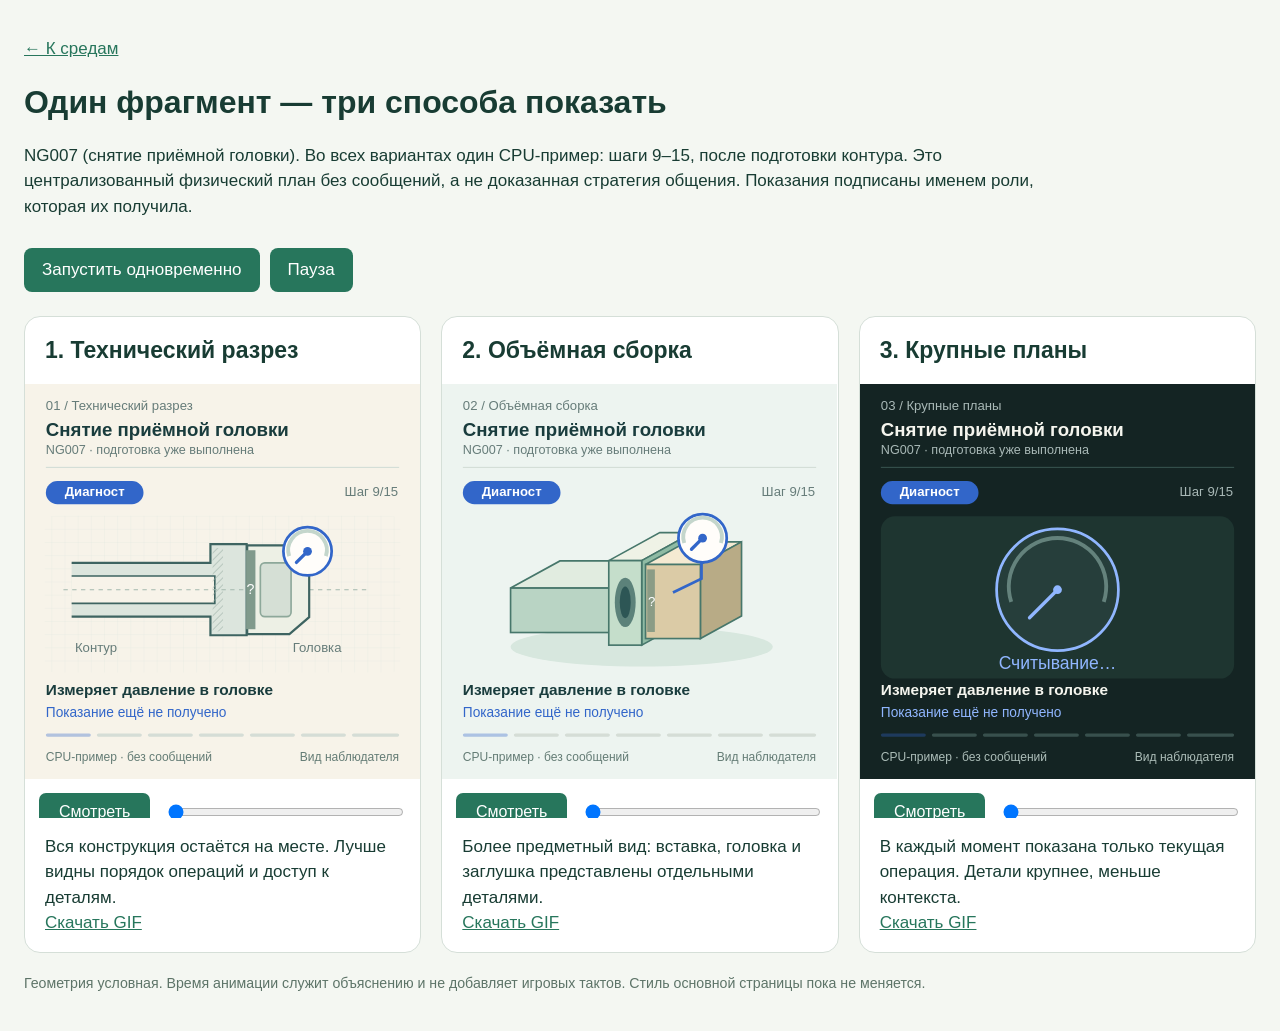
<file: styles/index.html>
<!doctype html><html lang="ru"><meta charset="utf-8"><meta name="viewport" content="width=device-width,initial-scale=1"><title>Три стиля анимации</title><style>body{margin:0;background:#f4f7f2;color:#183c33;font:17px/1.5 Arial,sans-serif}main{max-width:1500px;margin:36px auto;padding:0 24px}h1{font-size:32px;line-height:1.2}p{max-width:1050px}.grid{display:grid;grid-template-columns:repeat(3,minmax(0,1fr));gap:20px}.card{background:white;border:1px solid #d5dfd8;border-radius:16px;overflow:hidden}.card h2,.card p{margin:16px 20px}h2{font-size:23px}iframe{display:block;width:100%;aspect-ratio:720/790;border:0}button{font-size:17px;border:0;background:#27765c;color:white;padding:12px 18px;border-radius:8px;margin:12px 10px 24px 0}a{color:#27765c}@media(max-width:850px){.grid{grid-template-columns:1fr}}small{color:#5d7468}</style><main><p><a href="../">← К средам</a></p><h1>Один фрагмент — три способа показать</h1><p>NG007 (снятие приёмной головки). Во всех вариантах один CPU-пример: шаги 9–15, после подготовки контура. Это централизованный физический план без сообщений, а не доказанная стратегия общения. Показания подписаны именем роли, которая их получила.</p><button onclick="document.querySelectorAll('iframe').forEach(f=>f.contentWindow.postMessage('play-from-start','*'))">Запустить одновременно</button><button onclick="document.querySelectorAll('iframe').forEach(f=>f.contentWindow.postMessage('pause','*'))">Пауза</button><div class="grid"><article class="card"><h2>1. Технический разрез</h2><iframe src="cutaway.html" title="Технический разрез"></iframe><p>Вся конструкция остаётся на месте. Лучше видны порядок операций и доступ к деталям.<br><a href="cutaway.gif">Скачать GIF</a></p></article><article class="card"><h2>2. Объёмная сборка</h2><iframe src="isometric.html" title="Объёмная сборка"></iframe><p>Более предметный вид: вставка, головка и заглушка представлены отдельными деталями.<br><a href="isometric.gif">Скачать GIF</a></p></article><article class="card"><h2>3. Крупные планы</h2><iframe src="closeup.html" title="Крупные планы"></iframe><p>В каждый момент показана только текущая операция. Детали крупнее, меньше контекста.<br><a href="closeup.gif">Скачать GIF</a></p></article></div><p><small>Геометрия условная. Время анимации служит объяснению и не добавляет игровых тактов. Стиль основной страницы пока не меняется.</small></p></main></html>
</file>
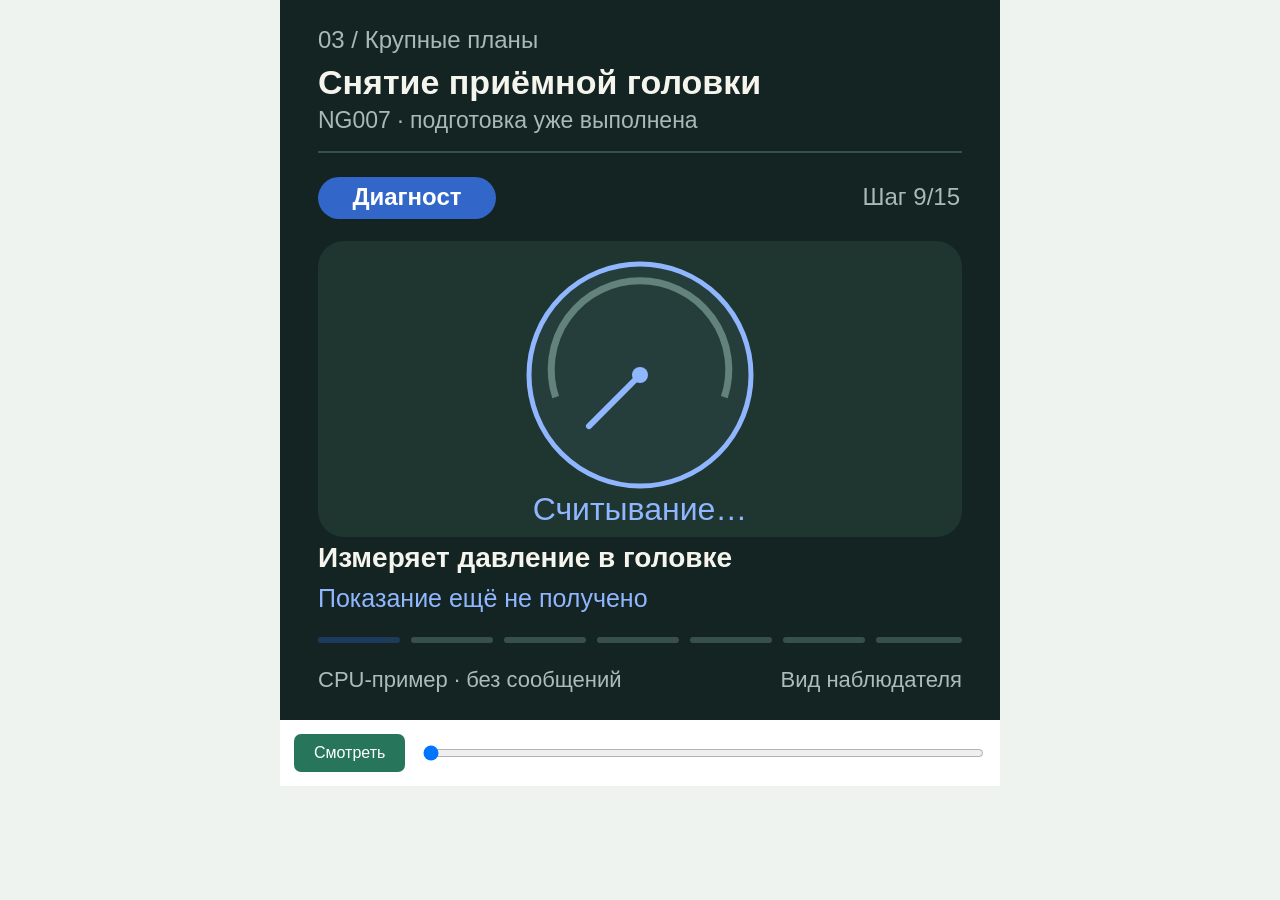
<file: styles/closeup.html>
<!doctype html><html lang="ru"><meta charset="utf-8"><meta name="viewport" content="width=device-width,initial-scale=1"><title>NG007 — варианты анимации</title><style>*{box-sizing:border-box}body{margin:0;background:#eef3ef;font-family:Arial,sans-serif;color:#183c33}main{width:min(100vw,720px);margin:auto}svg{width:100%;height:auto;display:block}nav{display:flex;gap:16px;padding:14px;background:white}button{background:#27765c;color:white;border:0;border-radius:7px;padding:10px 20px;font-size:16px}input{flex:1}body.export main{width:720px;margin:0}body.export nav{display:none}</style><body data-variant="closeup"><main><svg id="stage" viewBox="0 0 720 720" xmlns="http://www.w3.org/2000/svg" role="img" aria-label="NG007: снятие приёмной головки"></svg><nav><button id="play">Смотреть</button><input id="seek" type="range" min="0" max="13300" value="0" step="1" aria-label="Позиция воспроизведения"></nav></main><script>if(new URLSearchParams(location.search).has('export'))document.body.classList.add('export');const CLIP={"environment": "NG007", "title": "Снятие приёмной головки", "kind": "centralized physical CPU plan; no messages", "source": "output/environment_lab_core_20261120/fixtures/NG007.json", "source_sha256": "afef5229c514ba7f4d41900087cd7e5ac8b10aa2f34e182d48a6e70615969540", "instance": 0, "first_step": 9, "last_step": 15, "frames": [{"head_condition": "attached", "cold_isolated": false, "damaged": false, "cavity_reading": "unread", "retainer_reading": "unread", "land_reading": "unread"}, {"head_condition": "pressure_measured", "cold_isolated": false, "damaged": false, "cavity_reading": "inner", "retainer_reading": "unread", "land_reading": "unread"}, {"head_condition": "window_open", "cold_isolated": false, "damaged": false, "cavity_reading": "inner", "retainer_reading": "unread", "land_reading": "unread"}, {"head_condition": "profile_inspected", "cold_isolated": false, "damaged": false, "cavity_reading": "inner", "retainer_reading": "split_ring", "land_reading": "unread"}, {"head_condition": "detached", "cold_isolated": false, "damaged": false, "cavity_reading": "inner", "retainer_reading": "split_ring", "land_reading": "unread"}, {"head_condition": "land_gauged", "cold_isolated": false, "damaged": false, "cavity_reading": "inner", "retainer_reading": "split_ring", "land_reading": "face"}, {"head_condition": "tight_cap", "cold_isolated": false, "damaged": false, "cavity_reading": "inner", "retainer_reading": "split_ring", "land_reading": "face"}, {"head_condition": "tight_cap", "cold_isolated": true, "damaged": false, "cavity_reading": "inner", "retainer_reading": "split_ring", "land_reading": "face"}], "actions": [{"FlowDiagnostic": {"id": "read_head_differential", "args": {}}, "FieldPerformer": {"id": "wait", "args": {}}, "ProtectionChecker": {"id": "wait", "args": {}}}, {"FlowDiagnostic": {"id": "wait", "args": {}}, "FieldPerformer": {"id": "seat_relief_insert", "args": {"cavity": "inner"}}, "ProtectionChecker": {"id": "wait", "args": {}}}, {"FlowDiagnostic": {"id": "wait", "args": {}}, "FieldPerformer": {"id": "inspect_retainer_profile", "args": {}}, "ProtectionChecker": {"id": "wait", "args": {}}}, {"FlowDiagnostic": {"id": "wait", "args": {}}, "FieldPerformer": {"id": "wait", "args": {}}, "ProtectionChecker": {"id": "extract_split_ring", "args": {}}}, {"FlowDiagnostic": {"id": "wait", "args": {}}, "FieldPerformer": {"id": "wait", "args": {}}, "ProtectionChecker": {"id": "gauge_sealing_land", "args": {}}}, {"FlowDiagnostic": {"id": "wait", "args": {}}, "FieldPerformer": {"id": "crimp_fitting_cap", "args": {"seal": "face"}}, "ProtectionChecker": {"id": "wait", "args": {}}}, {"FlowDiagnostic": {"id": "wait", "args": {}}, "FieldPerformer": {"id": "seal_cold_backup", "args": {}}, "ProtectionChecker": {"id": "wait", "args": {}}}]};</script><script>const variant=document.body.dataset.variant;
const C={diag:'#3266c9',perform:'#087f8c',check:'#a96620'};
const roles=['Диагност','Исполнитель','Исполнитель','Контролёр','Контролёр','Исполнитель','Исполнитель'];
const colors=[C.diag,C.perform,C.perform,C.check,C.check,C.perform,C.perform];
const captions=['Измеряет давление в головке','Ставит разгрузочную вставку','Осматривает крепление','Снимает кольцо и головку','Измеряет посадочное место','Обжимает подходящую заглушку','Изолирует резервный контур'];
const results=['Показание диагноста: внутренняя полость','Окно доступа открыто','Показание исполнителя: разрезное кольцо','Головка отсоединена','Показание контролёра: торцевое','Герметичная заглушка установлена','Контур изолирован — цель достигнута'];
const names={cutaway:'01 / Технический разрез',isometric:'02 / Объёмная сборка',closeup:'03 / Крупные планы'};
const stepMs=1900,durationMs=stepMs*7;
let current=0,playing=false,startTime=0,startAt=0;
const svg=document.getElementById('stage');
const clamp=x=>Math.max(0,Math.min(1,x));
const ease=x=>{x=clamp(x);return x*x*(3-2*x)};
const text=(x,y,str,size=26,fill='currentColor',other='')=>`<text x="${x}" y="${y}" font-size="${size}" fill="${fill}" ${other}>${str}</text>`;
function header(dark,i){const fg=dark?'#f5f5ee':'#193c3d',muted=dark?'#a9b9b7':'#667c79';return `<rect width="720" height="720" fill="${dark?'#142423':variant==='cutaway'?'#f7f3e9':'#edf4f0'}"/>${text(38,48,names[variant],24,muted)}${text(38,94,'Снятие приёмной головки',34,fg,'font-weight="650"')}${text(38,128,'NG007 · подготовка уже выполнена',23,muted)}<rect x="38" y="151" width="644" height="2" fill="${dark?'#36514d':'#d3ded6'}"/><rect x="38" y="177" width="178" height="42" rx="21" fill="${colors[i]}"/>${text(127,205,roles[i],24,'white','text-anchor="middle" font-weight="600"')}${text(680,205,`Шаг ${i+9}/15`,24,muted,'text-anchor="end"')}`}
function footer(i,p,state,dark){const fg=dark?'#f5f5ee':'#193c3d',muted=dark?'#acbdb8':'#647c75';const content=p>=.62?results[i]:(i===0?'Показание ещё не получено':i===2?'Тип крепления ещё не известен':i===4?'Тип посадки ещё не известен':'Действие выполняется');return `${text(38,567,captions[i],28,fg,'font-weight="650"')}${text(38,607,content,i===0?25:26,dark?['#90b6ff','#61c9cb','#61c9cb','#e2ab70','#e2ab70','#61c9cb','#61c9cb'][i]:colors[i])}<g>${Array.from({length:7},(_,k)=>`<rect x="${38+k*93}" y="637" width="${k===6?86:82}" height="6" rx="3" fill="${k<i?colors[k]:k===i?colors[k]:dark?'#38504d':'#d5ddd6'}" opacity="${k===i?.35+.65*p:1}"/>`).join('')}</g>${text(38,687,'CPU-пример · без сообщений',22,muted)}${text(682,687,'Вид наблюдателя',22,muted,'text-anchor="end"')}`}
function gauge(x,y,r,p,col,dark=false){let ang=(-.75+p*1.1)*Math.PI;return `<g transform="translate(${x} ${y})"><circle r="${r}" fill="${dark?'#263e3b':'#fffdfa'}" stroke="${col}" stroke-width="5"/><path d="M ${-.76*r} ${.2*r} A ${.8*r} ${.8*r} 0 1 1 ${.76*r} ${.2*r}" stroke="${dark?'#64827c':'#c4d6cc'}" stroke-width="7" fill="none"/><line x2="${Math.sin(ang)*r*.65}" y2="${-Math.cos(ang)*r*.65}" stroke="${col}" stroke-width="6" stroke-linecap="round"/><circle r="8" fill="${col}"/></g>`}
function cutaway(i,p,state){let move=i<3?0:i===3?ease(p/.62)*100:100;let cap=i<5?0:i===5?ease(p/.62):1;let ins=i<1?0:i===1?ease(p/.62):1;let ringKnown=state.retainer_reading!=='unread';let landKnown=state.land_reading!=='unread';return `<defs><pattern id="grid" width="24" height="24" patternUnits="userSpaceOnUse"><path d="M 24 0H0V24" fill="none" stroke="#dfe6de" stroke-width="1"/></pattern><pattern id="hatch" width="9" height="9" patternUnits="userSpaceOnUse" patternTransform="rotate(45)"><path d="M0 0V9" stroke="#9aaea4" stroke-width="2"/></pattern></defs><rect x="36" y="240" width="648" height="286" rx="18" fill="url(#grid)"/>
<path d="M85 326H338V292H404V458H338V424H85" fill="#dce5dd" stroke="#3e6461" stroke-width="4"/><path d="M85 350H346V400H85" fill="#f7f3e9" stroke="#3e6461" stroke-width="3"/><rect x="342" y="299" width="19" height="152" fill="url(#hatch)"/><line x1="70" x2="622" y1="375" y2="375" stroke="#a4b9ae" stroke-width="2" stroke-dasharray="8 8"/>
<g transform="translate(${move} ${-move*.42})"><path d="M405 294H482L518 325V425L482 456H405Z" fill="#edf0e5" stroke="#3e6461" stroke-width="4"/><rect x="429" y="326" width="56" height="98" rx="8" fill="#d5dfd5" stroke="#8da89a" stroke-width="3"/>${ringKnown?`<path d="M412 311V358M412 391V441" stroke="${C.check}" stroke-width="11"/>`:`<rect x="403" y="303" width="17" height="144" fill="#809a8c"/><text x="411" y="382" text-anchor="middle" fill="white" font-size="26">?</text>`}</g>
${i>=1?`<g transform="translate(0 ${-56*(1-ins)})"><path d="M276 288H300V354H276Z" fill="${C.perform}"/><rect x="263" y="279" width="50" height="15" rx="4" fill="${C.perform}"/></g>`:''}
${i===0?gauge(515,305,44,ease(p/.62),C.diag):''}
${i===2?`<circle cx="412" cy="376" r="54" fill="none" stroke="${C.perform}" stroke-width="4" stroke-dasharray="${6+18*p} 8"/>`:''}
${i===4?`<path d="M332 278V290H387V452H332V466M387 369H437" stroke="${C.check}" stroke-width="7" fill="none"/>`:''}
${i>=5?`<g transform="translate(${100*(1-cap)} 0)"><rect x="368" y="310" width="43" height="130" rx="8" fill="#8eb8a2" stroke="${C.perform}" stroke-width="4"/>${landKnown?`<path d="M372 322V428" stroke="${C.check}" stroke-width="7"/>`:''}</g>`:''}
${i===6?`<g transform="translate(158 300)"><circle r="27" fill="#edf4ec" stroke="${C.perform}" stroke-width="5"/><path d="M-17 0H17" transform="rotate(${90*ease(p/.62)})" stroke="${C.perform}" stroke-width="6"/></g>`:''}
${text(91,489,'Контур',24,'#667c79')}${text(488,489,['detached','land_gauged','tight_cap'].includes(state.head_condition)?'Головка снята':'Головка',24,'#667c79')}`}
function block(x,y,w,h,d,top,front,side,stroke='#47776b'){return `<path d="M${x} ${y}l${d} ${-d*.55}h${w}l${-d} ${d*.55}Z" fill="${top}" stroke="${stroke}" stroke-width="3"/><path d="M${x+w} ${y}l${d} ${-d*.55}v${h}l${-d} ${d*.55}Z" fill="${side}" stroke="${stroke}" stroke-width="3"/><rect x="${x}" y="${y}" width="${w}" height="${h}" fill="${front}" stroke="${stroke}" stroke-width="3"/>`}
function isometric(i,p,state){let move=i<3?0:i===3?ease(p/.62)*108:108;let cap=i<5?0:i===5?ease(p/.62):1;let ins=i<1?0:i===1?ease(p/.62):1;return `<ellipse cx="364" cy="479" rx="239" ry="36" fill="#d7e7de"/>
${block(125,372,218,81,90,'#e1ece0','#b9d4c4','#89b5a5')}${block(304,322,60,154,93,'#eff2e6','#c5decb','#8fbba4')}
<ellipse cx="334" cy="398" rx="19" ry="45" fill="#5c827a"/><ellipse cx="334" cy="398" rx="10" ry="29" fill="#2d5655"/>
<g transform="translate(${move} ${-move*.45})">${block(371,329,100,135,75,'#f5ead2','#dbcba6','#b8ab86')}${state.retainer_reading!=='unread'?`<path d="M382 342V381M382 412V452" stroke="${C.check}" stroke-width="10"/>`:`<rect x="374" y="338" width="14" height="114" fill="#8b9c86"/>${text(382,405,'?',24,'white','text-anchor="middle"')}`}</g>
${i>=1?`<g transform="translate(0 ${-55*(1-ins)})">${block(258,317,26,42,20,'#63a4a3',C.perform,'#07565c')}</g>`:''}
${i===0?`${gauge(475,281,44,ease(p/.62),C.diag)}<path d="M473 325V355L421 380" stroke="${C.diag}" stroke-width="5" fill="none"/>`:''}
${i===2?`<path d="M350 314L409 282L509 296" fill="none" stroke="${C.perform}" stroke-width="4" stroke-dasharray="9 7"/><circle cx="388" cy="397" r="46" fill="none" stroke="${C.perform}" stroke-width="3"/>`:''}
${i===4?`<path d="M290 306H350V479H290M350 390H387" stroke="${C.check}" stroke-width="7" fill="none"/>`:''}
${i>=5?`<g transform="translate(${90*(1-cap)} ${-30*(1-cap)})">${block(342,332,32,131,45,'#b4dbc5','#66ad8d','#35836d')}<path d="M347 342V455" stroke="${C.check}" stroke-width="6"/></g>`:''}
${i===6?`<g transform="translate(190 353)"><ellipse rx="29" ry="16" fill="#e8f3eb" stroke="${C.perform}" stroke-width="4"/><path d="M-20 0H20" transform="rotate(${90*ease(p/.62)})" stroke="${C.perform}" stroke-width="6"/></g>`:''}`}
function closeup(i,p,state){const col=['#90b6ff','#61c9cb','#61c9cb','#e2ab70','#e2ab70','#61c9cb','#61c9cb'][i];const bright='#dfece3',mute='#4c6c64';let body='';
if(i===0){body=gauge(360,375,111,ease(p/.62),col,true);body+=text(360,520,p>=.62?'Внутренняя полость':'Считывание…',32,col,'text-anchor="middle"');}
if(i===1){const dy=-85*(1-ease(p/.62));body=`<path d="M150 330H570V482H150Z M185 369H535V443H185Z" fill="#42655b" fill-rule="evenodd" stroke="${bright}" stroke-width="4"/><g transform="translate(0 ${dy})"><path d="M337 297H383V400H337Z" fill="${col}" stroke="#97d9d3" stroke-width="3"/><rect x="312" y="279" width="96" height="21" rx="5" fill="${col}"/></g><path d="M360 451V475" stroke="#97d9d3" stroke-width="6"/>`;}
if(i===2){body=`<circle cx="360" cy="382" r="110" fill="#2d4942" stroke="${bright}" stroke-width="7"/>${p>=.62?`<path d="M324 296 A94 94 0 1 0 396 296" stroke="${col}" stroke-width="17" fill="none"/>`:text(360,411,'?',88,'#afc1b7','text-anchor="middle"')}<circle cx="360" cy="382" r="137" fill="none" stroke="${col}" stroke-width="3" stroke-dasharray="30 10"/>`;}
if(i===3){const m=ease(p/.62);body=`<ellipse cx="300" cy="396" rx="80" ry="104" fill="#29483f" stroke="${bright}" stroke-width="7"/><ellipse cx="300" cy="396" rx="43" ry="68" fill="#132d29"/><g transform="translate(${140*m} ${-57*m})"><path d="M330 296H390Q445 396 390 496H330" fill="#647c69" stroke="${bright}" stroke-width="5"/><path d="M291 307A82 82 0 1 0 335 307" stroke="${col}" stroke-width="12" fill="none"/></g>`;}
if(i===4){body=`<circle cx="360" cy="387" r="110" fill="#345349" stroke="${bright}" stroke-width="6"/><circle cx="360" cy="387" r="65" fill="#142423" stroke="${p>=.62?col:mute}" stroke-width="${p>=.62?15:5}"/><path d="M225 263V284H493V490H452M493 382H550" fill="none" stroke="${col}" stroke-width="9"/>${text(360,520,p>=.62?'Торцевая посадка':'Замер посадки',30,col,'text-anchor="middle"')}`;}
if(i===5){const m=ease(p/.62);body=`<rect x="155" y="325" width="180" height="146" rx="10" fill="#33584c" stroke="${bright}" stroke-width="5"/><g transform="translate(${90*(1-m)} 0)"><rect x="328" y="309" width="70" height="178" rx="14" fill="#599d81" stroke="#bfe5cc" stroke-width="5"/><path d="M336 324V474" stroke="${C.check}" stroke-width="9"/></g><path d="M282 ${280+24*m}H430V${316+24*m}M282 ${517-24*m}H430V${481-24*m}" fill="none" stroke="${col}" stroke-width="12"/>`;}
if(i===6){body=`<path d="M164 417H554" stroke="#82b7a4" stroke-width="49"/><circle cx="360" cy="393" r="76" fill="#294b40" stroke="#b8ddc4" stroke-width="6"/><path d="M307 393H413" transform="rotate(${90*ease(p/.62)} 360 393)" stroke="${col}" stroke-width="17" stroke-linecap="round"/>${p>=.62?`<circle cx="529" cy="296" r="37" fill="${col}"/><path d="M510 295l14 14 26-30" fill="none" stroke="white" stroke-width="7"/>`:''}`;}
return `<rect x="38" y="241" width="644" height="296" rx="26" fill="#1e3530"/>${body}`}
function seek(ms){current=clamp(ms/durationMs)*durationMs;let i=Math.min(6,Math.floor(current/stepMs)),p=current===durationMs?1:(current-i*stepMs)/stepMs;let state=CLIP.frames[i+(p>=.62?1:0)],dark=variant==='closeup';svg.innerHTML=header(dark,i)+(variant==='cutaway'?cutaway(i,p,state):variant==='isometric'?isometric(i,p,state):closeup(i,p,state))+footer(i,p,state,dark);svg.dataset.step=String(i+9);svg.dataset.head=state.head_condition;svg.dataset.cavity=state.cavity_reading;svg.dataset.retainer=state.retainer_reading;svg.dataset.land=state.land_reading;svg.dataset.complete=String(state.cold_isolated);const slider=document.getElementById('seek');if(slider)slider.value=String(current);}
window.episodeReplay={durationMs,seek};seek(0);
function play(){playing=!playing;document.getElementById('play').textContent=playing?'Пауза':'Смотреть';if(playing){startAt=current===durationMs?0:current;startTime=performance.now();requestAnimationFrame(tick);}}
function tick(t){if(!playing)return;seek(startAt+t-startTime);if(current<durationMs)requestAnimationFrame(tick);else{playing=false;document.getElementById('play').textContent='Смотреть';}}
if(document.getElementById('play')){document.getElementById('play').onclick=play;document.getElementById('seek').oninput=e=>{playing=false;seek(+e.target.value);document.getElementById('play').textContent='Смотреть';};}
window.addEventListener('message',e=>{if(e.data==='play-from-start'){playing=false;seek(0);play();}if(e.data==='pause'){playing=false;document.getElementById('play').textContent='Смотреть';}});
</script></body></html>
</file>
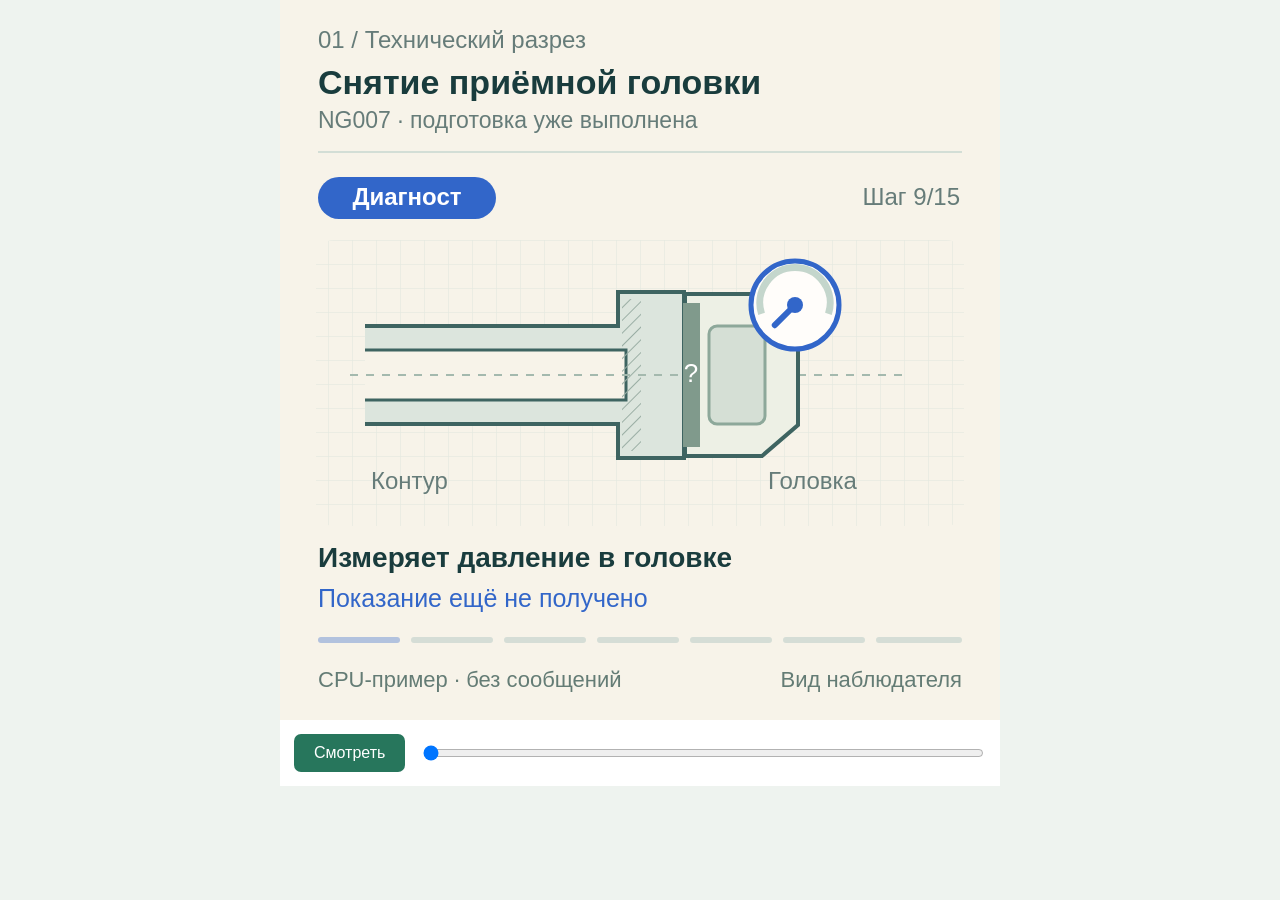
<file: styles/cutaway.html>
<!doctype html><html lang="ru"><meta charset="utf-8"><meta name="viewport" content="width=device-width,initial-scale=1"><title>NG007 — варианты анимации</title><style>*{box-sizing:border-box}body{margin:0;background:#eef3ef;font-family:Arial,sans-serif;color:#183c33}main{width:min(100vw,720px);margin:auto}svg{width:100%;height:auto;display:block}nav{display:flex;gap:16px;padding:14px;background:white}button{background:#27765c;color:white;border:0;border-radius:7px;padding:10px 20px;font-size:16px}input{flex:1}body.export main{width:720px;margin:0}body.export nav{display:none}</style><body data-variant="cutaway"><main><svg id="stage" viewBox="0 0 720 720" xmlns="http://www.w3.org/2000/svg" role="img" aria-label="NG007: снятие приёмной головки"></svg><nav><button id="play">Смотреть</button><input id="seek" type="range" min="0" max="13300" value="0" step="1" aria-label="Позиция воспроизведения"></nav></main><script>if(new URLSearchParams(location.search).has('export'))document.body.classList.add('export');const CLIP={"environment": "NG007", "title": "Снятие приёмной головки", "kind": "centralized physical CPU plan; no messages", "source": "output/environment_lab_core_20261120/fixtures/NG007.json", "source_sha256": "afef5229c514ba7f4d41900087cd7e5ac8b10aa2f34e182d48a6e70615969540", "instance": 0, "first_step": 9, "last_step": 15, "frames": [{"head_condition": "attached", "cold_isolated": false, "damaged": false, "cavity_reading": "unread", "retainer_reading": "unread", "land_reading": "unread"}, {"head_condition": "pressure_measured", "cold_isolated": false, "damaged": false, "cavity_reading": "inner", "retainer_reading": "unread", "land_reading": "unread"}, {"head_condition": "window_open", "cold_isolated": false, "damaged": false, "cavity_reading": "inner", "retainer_reading": "unread", "land_reading": "unread"}, {"head_condition": "profile_inspected", "cold_isolated": false, "damaged": false, "cavity_reading": "inner", "retainer_reading": "split_ring", "land_reading": "unread"}, {"head_condition": "detached", "cold_isolated": false, "damaged": false, "cavity_reading": "inner", "retainer_reading": "split_ring", "land_reading": "unread"}, {"head_condition": "land_gauged", "cold_isolated": false, "damaged": false, "cavity_reading": "inner", "retainer_reading": "split_ring", "land_reading": "face"}, {"head_condition": "tight_cap", "cold_isolated": false, "damaged": false, "cavity_reading": "inner", "retainer_reading": "split_ring", "land_reading": "face"}, {"head_condition": "tight_cap", "cold_isolated": true, "damaged": false, "cavity_reading": "inner", "retainer_reading": "split_ring", "land_reading": "face"}], "actions": [{"FlowDiagnostic": {"id": "read_head_differential", "args": {}}, "FieldPerformer": {"id": "wait", "args": {}}, "ProtectionChecker": {"id": "wait", "args": {}}}, {"FlowDiagnostic": {"id": "wait", "args": {}}, "FieldPerformer": {"id": "seat_relief_insert", "args": {"cavity": "inner"}}, "ProtectionChecker": {"id": "wait", "args": {}}}, {"FlowDiagnostic": {"id": "wait", "args": {}}, "FieldPerformer": {"id": "inspect_retainer_profile", "args": {}}, "ProtectionChecker": {"id": "wait", "args": {}}}, {"FlowDiagnostic": {"id": "wait", "args": {}}, "FieldPerformer": {"id": "wait", "args": {}}, "ProtectionChecker": {"id": "extract_split_ring", "args": {}}}, {"FlowDiagnostic": {"id": "wait", "args": {}}, "FieldPerformer": {"id": "wait", "args": {}}, "ProtectionChecker": {"id": "gauge_sealing_land", "args": {}}}, {"FlowDiagnostic": {"id": "wait", "args": {}}, "FieldPerformer": {"id": "crimp_fitting_cap", "args": {"seal": "face"}}, "ProtectionChecker": {"id": "wait", "args": {}}}, {"FlowDiagnostic": {"id": "wait", "args": {}}, "FieldPerformer": {"id": "seal_cold_backup", "args": {}}, "ProtectionChecker": {"id": "wait", "args": {}}}]};</script><script>const variant=document.body.dataset.variant;
const C={diag:'#3266c9',perform:'#087f8c',check:'#a96620'};
const roles=['Диагност','Исполнитель','Исполнитель','Контролёр','Контролёр','Исполнитель','Исполнитель'];
const colors=[C.diag,C.perform,C.perform,C.check,C.check,C.perform,C.perform];
const captions=['Измеряет давление в головке','Ставит разгрузочную вставку','Осматривает крепление','Снимает кольцо и головку','Измеряет посадочное место','Обжимает подходящую заглушку','Изолирует резервный контур'];
const results=['Показание диагноста: внутренняя полость','Окно доступа открыто','Показание исполнителя: разрезное кольцо','Головка отсоединена','Показание контролёра: торцевое','Герметичная заглушка установлена','Контур изолирован — цель достигнута'];
const names={cutaway:'01 / Технический разрез',isometric:'02 / Объёмная сборка',closeup:'03 / Крупные планы'};
const stepMs=1900,durationMs=stepMs*7;
let current=0,playing=false,startTime=0,startAt=0;
const svg=document.getElementById('stage');
const clamp=x=>Math.max(0,Math.min(1,x));
const ease=x=>{x=clamp(x);return x*x*(3-2*x)};
const text=(x,y,str,size=26,fill='currentColor',other='')=>`<text x="${x}" y="${y}" font-size="${size}" fill="${fill}" ${other}>${str}</text>`;
function header(dark,i){const fg=dark?'#f5f5ee':'#193c3d',muted=dark?'#a9b9b7':'#667c79';return `<rect width="720" height="720" fill="${dark?'#142423':variant==='cutaway'?'#f7f3e9':'#edf4f0'}"/>${text(38,48,names[variant],24,muted)}${text(38,94,'Снятие приёмной головки',34,fg,'font-weight="650"')}${text(38,128,'NG007 · подготовка уже выполнена',23,muted)}<rect x="38" y="151" width="644" height="2" fill="${dark?'#36514d':'#d3ded6'}"/><rect x="38" y="177" width="178" height="42" rx="21" fill="${colors[i]}"/>${text(127,205,roles[i],24,'white','text-anchor="middle" font-weight="600"')}${text(680,205,`Шаг ${i+9}/15`,24,muted,'text-anchor="end"')}`}
function footer(i,p,state,dark){const fg=dark?'#f5f5ee':'#193c3d',muted=dark?'#acbdb8':'#647c75';const content=p>=.62?results[i]:(i===0?'Показание ещё не получено':i===2?'Тип крепления ещё не известен':i===4?'Тип посадки ещё не известен':'Действие выполняется');return `${text(38,567,captions[i],28,fg,'font-weight="650"')}${text(38,607,content,i===0?25:26,dark?['#90b6ff','#61c9cb','#61c9cb','#e2ab70','#e2ab70','#61c9cb','#61c9cb'][i]:colors[i])}<g>${Array.from({length:7},(_,k)=>`<rect x="${38+k*93}" y="637" width="${k===6?86:82}" height="6" rx="3" fill="${k<i?colors[k]:k===i?colors[k]:dark?'#38504d':'#d5ddd6'}" opacity="${k===i?.35+.65*p:1}"/>`).join('')}</g>${text(38,687,'CPU-пример · без сообщений',22,muted)}${text(682,687,'Вид наблюдателя',22,muted,'text-anchor="end"')}`}
function gauge(x,y,r,p,col,dark=false){let ang=(-.75+p*1.1)*Math.PI;return `<g transform="translate(${x} ${y})"><circle r="${r}" fill="${dark?'#263e3b':'#fffdfa'}" stroke="${col}" stroke-width="5"/><path d="M ${-.76*r} ${.2*r} A ${.8*r} ${.8*r} 0 1 1 ${.76*r} ${.2*r}" stroke="${dark?'#64827c':'#c4d6cc'}" stroke-width="7" fill="none"/><line x2="${Math.sin(ang)*r*.65}" y2="${-Math.cos(ang)*r*.65}" stroke="${col}" stroke-width="6" stroke-linecap="round"/><circle r="8" fill="${col}"/></g>`}
function cutaway(i,p,state){let move=i<3?0:i===3?ease(p/.62)*100:100;let cap=i<5?0:i===5?ease(p/.62):1;let ins=i<1?0:i===1?ease(p/.62):1;let ringKnown=state.retainer_reading!=='unread';let landKnown=state.land_reading!=='unread';return `<defs><pattern id="grid" width="24" height="24" patternUnits="userSpaceOnUse"><path d="M 24 0H0V24" fill="none" stroke="#dfe6de" stroke-width="1"/></pattern><pattern id="hatch" width="9" height="9" patternUnits="userSpaceOnUse" patternTransform="rotate(45)"><path d="M0 0V9" stroke="#9aaea4" stroke-width="2"/></pattern></defs><rect x="36" y="240" width="648" height="286" rx="18" fill="url(#grid)"/>
<path d="M85 326H338V292H404V458H338V424H85" fill="#dce5dd" stroke="#3e6461" stroke-width="4"/><path d="M85 350H346V400H85" fill="#f7f3e9" stroke="#3e6461" stroke-width="3"/><rect x="342" y="299" width="19" height="152" fill="url(#hatch)"/><line x1="70" x2="622" y1="375" y2="375" stroke="#a4b9ae" stroke-width="2" stroke-dasharray="8 8"/>
<g transform="translate(${move} ${-move*.42})"><path d="M405 294H482L518 325V425L482 456H405Z" fill="#edf0e5" stroke="#3e6461" stroke-width="4"/><rect x="429" y="326" width="56" height="98" rx="8" fill="#d5dfd5" stroke="#8da89a" stroke-width="3"/>${ringKnown?`<path d="M412 311V358M412 391V441" stroke="${C.check}" stroke-width="11"/>`:`<rect x="403" y="303" width="17" height="144" fill="#809a8c"/><text x="411" y="382" text-anchor="middle" fill="white" font-size="26">?</text>`}</g>
${i>=1?`<g transform="translate(0 ${-56*(1-ins)})"><path d="M276 288H300V354H276Z" fill="${C.perform}"/><rect x="263" y="279" width="50" height="15" rx="4" fill="${C.perform}"/></g>`:''}
${i===0?gauge(515,305,44,ease(p/.62),C.diag):''}
${i===2?`<circle cx="412" cy="376" r="54" fill="none" stroke="${C.perform}" stroke-width="4" stroke-dasharray="${6+18*p} 8"/>`:''}
${i===4?`<path d="M332 278V290H387V452H332V466M387 369H437" stroke="${C.check}" stroke-width="7" fill="none"/>`:''}
${i>=5?`<g transform="translate(${100*(1-cap)} 0)"><rect x="368" y="310" width="43" height="130" rx="8" fill="#8eb8a2" stroke="${C.perform}" stroke-width="4"/>${landKnown?`<path d="M372 322V428" stroke="${C.check}" stroke-width="7"/>`:''}</g>`:''}
${i===6?`<g transform="translate(158 300)"><circle r="27" fill="#edf4ec" stroke="${C.perform}" stroke-width="5"/><path d="M-17 0H17" transform="rotate(${90*ease(p/.62)})" stroke="${C.perform}" stroke-width="6"/></g>`:''}
${text(91,489,'Контур',24,'#667c79')}${text(488,489,['detached','land_gauged','tight_cap'].includes(state.head_condition)?'Головка снята':'Головка',24,'#667c79')}`}
function block(x,y,w,h,d,top,front,side,stroke='#47776b'){return `<path d="M${x} ${y}l${d} ${-d*.55}h${w}l${-d} ${d*.55}Z" fill="${top}" stroke="${stroke}" stroke-width="3"/><path d="M${x+w} ${y}l${d} ${-d*.55}v${h}l${-d} ${d*.55}Z" fill="${side}" stroke="${stroke}" stroke-width="3"/><rect x="${x}" y="${y}" width="${w}" height="${h}" fill="${front}" stroke="${stroke}" stroke-width="3"/>`}
function isometric(i,p,state){let move=i<3?0:i===3?ease(p/.62)*108:108;let cap=i<5?0:i===5?ease(p/.62):1;let ins=i<1?0:i===1?ease(p/.62):1;return `<ellipse cx="364" cy="479" rx="239" ry="36" fill="#d7e7de"/>
${block(125,372,218,81,90,'#e1ece0','#b9d4c4','#89b5a5')}${block(304,322,60,154,93,'#eff2e6','#c5decb','#8fbba4')}
<ellipse cx="334" cy="398" rx="19" ry="45" fill="#5c827a"/><ellipse cx="334" cy="398" rx="10" ry="29" fill="#2d5655"/>
<g transform="translate(${move} ${-move*.45})">${block(371,329,100,135,75,'#f5ead2','#dbcba6','#b8ab86')}${state.retainer_reading!=='unread'?`<path d="M382 342V381M382 412V452" stroke="${C.check}" stroke-width="10"/>`:`<rect x="374" y="338" width="14" height="114" fill="#8b9c86"/>${text(382,405,'?',24,'white','text-anchor="middle"')}`}</g>
${i>=1?`<g transform="translate(0 ${-55*(1-ins)})">${block(258,317,26,42,20,'#63a4a3',C.perform,'#07565c')}</g>`:''}
${i===0?`${gauge(475,281,44,ease(p/.62),C.diag)}<path d="M473 325V355L421 380" stroke="${C.diag}" stroke-width="5" fill="none"/>`:''}
${i===2?`<path d="M350 314L409 282L509 296" fill="none" stroke="${C.perform}" stroke-width="4" stroke-dasharray="9 7"/><circle cx="388" cy="397" r="46" fill="none" stroke="${C.perform}" stroke-width="3"/>`:''}
${i===4?`<path d="M290 306H350V479H290M350 390H387" stroke="${C.check}" stroke-width="7" fill="none"/>`:''}
${i>=5?`<g transform="translate(${90*(1-cap)} ${-30*(1-cap)})">${block(342,332,32,131,45,'#b4dbc5','#66ad8d','#35836d')}<path d="M347 342V455" stroke="${C.check}" stroke-width="6"/></g>`:''}
${i===6?`<g transform="translate(190 353)"><ellipse rx="29" ry="16" fill="#e8f3eb" stroke="${C.perform}" stroke-width="4"/><path d="M-20 0H20" transform="rotate(${90*ease(p/.62)})" stroke="${C.perform}" stroke-width="6"/></g>`:''}`}
function closeup(i,p,state){const col=['#90b6ff','#61c9cb','#61c9cb','#e2ab70','#e2ab70','#61c9cb','#61c9cb'][i];const bright='#dfece3',mute='#4c6c64';let body='';
if(i===0){body=gauge(360,375,111,ease(p/.62),col,true);body+=text(360,520,p>=.62?'Внутренняя полость':'Считывание…',32,col,'text-anchor="middle"');}
if(i===1){const dy=-85*(1-ease(p/.62));body=`<path d="M150 330H570V482H150Z M185 369H535V443H185Z" fill="#42655b" fill-rule="evenodd" stroke="${bright}" stroke-width="4"/><g transform="translate(0 ${dy})"><path d="M337 297H383V400H337Z" fill="${col}" stroke="#97d9d3" stroke-width="3"/><rect x="312" y="279" width="96" height="21" rx="5" fill="${col}"/></g><path d="M360 451V475" stroke="#97d9d3" stroke-width="6"/>`;}
if(i===2){body=`<circle cx="360" cy="382" r="110" fill="#2d4942" stroke="${bright}" stroke-width="7"/>${p>=.62?`<path d="M324 296 A94 94 0 1 0 396 296" stroke="${col}" stroke-width="17" fill="none"/>`:text(360,411,'?',88,'#afc1b7','text-anchor="middle"')}<circle cx="360" cy="382" r="137" fill="none" stroke="${col}" stroke-width="3" stroke-dasharray="30 10"/>`;}
if(i===3){const m=ease(p/.62);body=`<ellipse cx="300" cy="396" rx="80" ry="104" fill="#29483f" stroke="${bright}" stroke-width="7"/><ellipse cx="300" cy="396" rx="43" ry="68" fill="#132d29"/><g transform="translate(${140*m} ${-57*m})"><path d="M330 296H390Q445 396 390 496H330" fill="#647c69" stroke="${bright}" stroke-width="5"/><path d="M291 307A82 82 0 1 0 335 307" stroke="${col}" stroke-width="12" fill="none"/></g>`;}
if(i===4){body=`<circle cx="360" cy="387" r="110" fill="#345349" stroke="${bright}" stroke-width="6"/><circle cx="360" cy="387" r="65" fill="#142423" stroke="${p>=.62?col:mute}" stroke-width="${p>=.62?15:5}"/><path d="M225 263V284H493V490H452M493 382H550" fill="none" stroke="${col}" stroke-width="9"/>${text(360,520,p>=.62?'Торцевая посадка':'Замер посадки',30,col,'text-anchor="middle"')}`;}
if(i===5){const m=ease(p/.62);body=`<rect x="155" y="325" width="180" height="146" rx="10" fill="#33584c" stroke="${bright}" stroke-width="5"/><g transform="translate(${90*(1-m)} 0)"><rect x="328" y="309" width="70" height="178" rx="14" fill="#599d81" stroke="#bfe5cc" stroke-width="5"/><path d="M336 324V474" stroke="${C.check}" stroke-width="9"/></g><path d="M282 ${280+24*m}H430V${316+24*m}M282 ${517-24*m}H430V${481-24*m}" fill="none" stroke="${col}" stroke-width="12"/>`;}
if(i===6){body=`<path d="M164 417H554" stroke="#82b7a4" stroke-width="49"/><circle cx="360" cy="393" r="76" fill="#294b40" stroke="#b8ddc4" stroke-width="6"/><path d="M307 393H413" transform="rotate(${90*ease(p/.62)} 360 393)" stroke="${col}" stroke-width="17" stroke-linecap="round"/>${p>=.62?`<circle cx="529" cy="296" r="37" fill="${col}"/><path d="M510 295l14 14 26-30" fill="none" stroke="white" stroke-width="7"/>`:''}`;}
return `<rect x="38" y="241" width="644" height="296" rx="26" fill="#1e3530"/>${body}`}
function seek(ms){current=clamp(ms/durationMs)*durationMs;let i=Math.min(6,Math.floor(current/stepMs)),p=current===durationMs?1:(current-i*stepMs)/stepMs;let state=CLIP.frames[i+(p>=.62?1:0)],dark=variant==='closeup';svg.innerHTML=header(dark,i)+(variant==='cutaway'?cutaway(i,p,state):variant==='isometric'?isometric(i,p,state):closeup(i,p,state))+footer(i,p,state,dark);svg.dataset.step=String(i+9);svg.dataset.head=state.head_condition;svg.dataset.cavity=state.cavity_reading;svg.dataset.retainer=state.retainer_reading;svg.dataset.land=state.land_reading;svg.dataset.complete=String(state.cold_isolated);const slider=document.getElementById('seek');if(slider)slider.value=String(current);}
window.episodeReplay={durationMs,seek};seek(0);
function play(){playing=!playing;document.getElementById('play').textContent=playing?'Пауза':'Смотреть';if(playing){startAt=current===durationMs?0:current;startTime=performance.now();requestAnimationFrame(tick);}}
function tick(t){if(!playing)return;seek(startAt+t-startTime);if(current<durationMs)requestAnimationFrame(tick);else{playing=false;document.getElementById('play').textContent='Смотреть';}}
if(document.getElementById('play')){document.getElementById('play').onclick=play;document.getElementById('seek').oninput=e=>{playing=false;seek(+e.target.value);document.getElementById('play').textContent='Смотреть';};}
window.addEventListener('message',e=>{if(e.data==='play-from-start'){playing=false;seek(0);play();}if(e.data==='pause'){playing=false;document.getElementById('play').textContent='Смотреть';}});
</script></body></html>
</file>
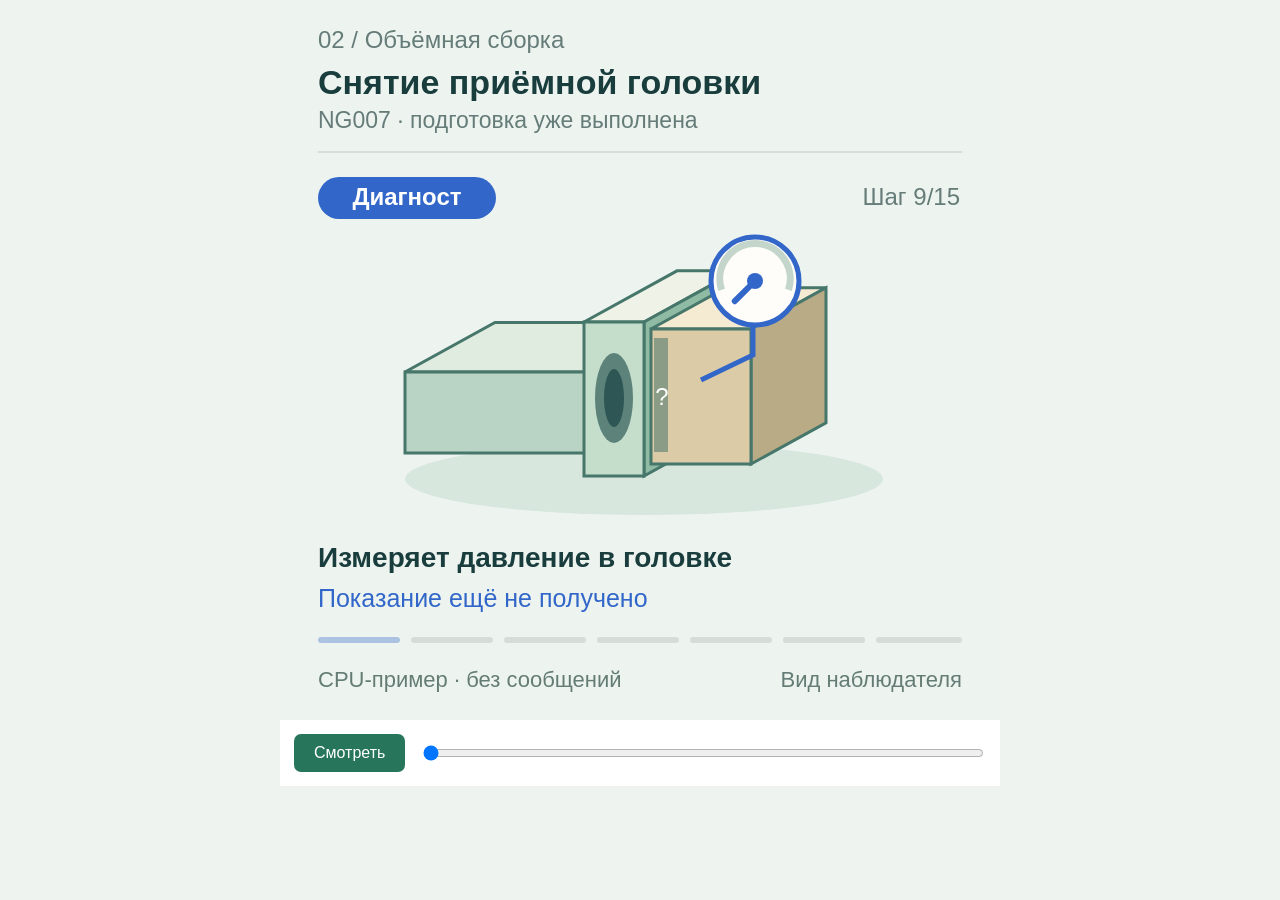
<file: styles/isometric.html>
<!doctype html><html lang="ru"><meta charset="utf-8"><meta name="viewport" content="width=device-width,initial-scale=1"><title>NG007 — варианты анимации</title><style>*{box-sizing:border-box}body{margin:0;background:#eef3ef;font-family:Arial,sans-serif;color:#183c33}main{width:min(100vw,720px);margin:auto}svg{width:100%;height:auto;display:block}nav{display:flex;gap:16px;padding:14px;background:white}button{background:#27765c;color:white;border:0;border-radius:7px;padding:10px 20px;font-size:16px}input{flex:1}body.export main{width:720px;margin:0}body.export nav{display:none}</style><body data-variant="isometric"><main><svg id="stage" viewBox="0 0 720 720" xmlns="http://www.w3.org/2000/svg" role="img" aria-label="NG007: снятие приёмной головки"></svg><nav><button id="play">Смотреть</button><input id="seek" type="range" min="0" max="13300" value="0" step="1" aria-label="Позиция воспроизведения"></nav></main><script>if(new URLSearchParams(location.search).has('export'))document.body.classList.add('export');const CLIP={"environment": "NG007", "title": "Снятие приёмной головки", "kind": "centralized physical CPU plan; no messages", "source": "output/environment_lab_core_20261120/fixtures/NG007.json", "source_sha256": "afef5229c514ba7f4d41900087cd7e5ac8b10aa2f34e182d48a6e70615969540", "instance": 0, "first_step": 9, "last_step": 15, "frames": [{"head_condition": "attached", "cold_isolated": false, "damaged": false, "cavity_reading": "unread", "retainer_reading": "unread", "land_reading": "unread"}, {"head_condition": "pressure_measured", "cold_isolated": false, "damaged": false, "cavity_reading": "inner", "retainer_reading": "unread", "land_reading": "unread"}, {"head_condition": "window_open", "cold_isolated": false, "damaged": false, "cavity_reading": "inner", "retainer_reading": "unread", "land_reading": "unread"}, {"head_condition": "profile_inspected", "cold_isolated": false, "damaged": false, "cavity_reading": "inner", "retainer_reading": "split_ring", "land_reading": "unread"}, {"head_condition": "detached", "cold_isolated": false, "damaged": false, "cavity_reading": "inner", "retainer_reading": "split_ring", "land_reading": "unread"}, {"head_condition": "land_gauged", "cold_isolated": false, "damaged": false, "cavity_reading": "inner", "retainer_reading": "split_ring", "land_reading": "face"}, {"head_condition": "tight_cap", "cold_isolated": false, "damaged": false, "cavity_reading": "inner", "retainer_reading": "split_ring", "land_reading": "face"}, {"head_condition": "tight_cap", "cold_isolated": true, "damaged": false, "cavity_reading": "inner", "retainer_reading": "split_ring", "land_reading": "face"}], "actions": [{"FlowDiagnostic": {"id": "read_head_differential", "args": {}}, "FieldPerformer": {"id": "wait", "args": {}}, "ProtectionChecker": {"id": "wait", "args": {}}}, {"FlowDiagnostic": {"id": "wait", "args": {}}, "FieldPerformer": {"id": "seat_relief_insert", "args": {"cavity": "inner"}}, "ProtectionChecker": {"id": "wait", "args": {}}}, {"FlowDiagnostic": {"id": "wait", "args": {}}, "FieldPerformer": {"id": "inspect_retainer_profile", "args": {}}, "ProtectionChecker": {"id": "wait", "args": {}}}, {"FlowDiagnostic": {"id": "wait", "args": {}}, "FieldPerformer": {"id": "wait", "args": {}}, "ProtectionChecker": {"id": "extract_split_ring", "args": {}}}, {"FlowDiagnostic": {"id": "wait", "args": {}}, "FieldPerformer": {"id": "wait", "args": {}}, "ProtectionChecker": {"id": "gauge_sealing_land", "args": {}}}, {"FlowDiagnostic": {"id": "wait", "args": {}}, "FieldPerformer": {"id": "crimp_fitting_cap", "args": {"seal": "face"}}, "ProtectionChecker": {"id": "wait", "args": {}}}, {"FlowDiagnostic": {"id": "wait", "args": {}}, "FieldPerformer": {"id": "seal_cold_backup", "args": {}}, "ProtectionChecker": {"id": "wait", "args": {}}}]};</script><script>const variant=document.body.dataset.variant;
const C={diag:'#3266c9',perform:'#087f8c',check:'#a96620'};
const roles=['Диагност','Исполнитель','Исполнитель','Контролёр','Контролёр','Исполнитель','Исполнитель'];
const colors=[C.diag,C.perform,C.perform,C.check,C.check,C.perform,C.perform];
const captions=['Измеряет давление в головке','Ставит разгрузочную вставку','Осматривает крепление','Снимает кольцо и головку','Измеряет посадочное место','Обжимает подходящую заглушку','Изолирует резервный контур'];
const results=['Показание диагноста: внутренняя полость','Окно доступа открыто','Показание исполнителя: разрезное кольцо','Головка отсоединена','Показание контролёра: торцевое','Герметичная заглушка установлена','Контур изолирован — цель достигнута'];
const names={cutaway:'01 / Технический разрез',isometric:'02 / Объёмная сборка',closeup:'03 / Крупные планы'};
const stepMs=1900,durationMs=stepMs*7;
let current=0,playing=false,startTime=0,startAt=0;
const svg=document.getElementById('stage');
const clamp=x=>Math.max(0,Math.min(1,x));
const ease=x=>{x=clamp(x);return x*x*(3-2*x)};
const text=(x,y,str,size=26,fill='currentColor',other='')=>`<text x="${x}" y="${y}" font-size="${size}" fill="${fill}" ${other}>${str}</text>`;
function header(dark,i){const fg=dark?'#f5f5ee':'#193c3d',muted=dark?'#a9b9b7':'#667c79';return `<rect width="720" height="720" fill="${dark?'#142423':variant==='cutaway'?'#f7f3e9':'#edf4f0'}"/>${text(38,48,names[variant],24,muted)}${text(38,94,'Снятие приёмной головки',34,fg,'font-weight="650"')}${text(38,128,'NG007 · подготовка уже выполнена',23,muted)}<rect x="38" y="151" width="644" height="2" fill="${dark?'#36514d':'#d3ded6'}"/><rect x="38" y="177" width="178" height="42" rx="21" fill="${colors[i]}"/>${text(127,205,roles[i],24,'white','text-anchor="middle" font-weight="600"')}${text(680,205,`Шаг ${i+9}/15`,24,muted,'text-anchor="end"')}`}
function footer(i,p,state,dark){const fg=dark?'#f5f5ee':'#193c3d',muted=dark?'#acbdb8':'#647c75';const content=p>=.62?results[i]:(i===0?'Показание ещё не получено':i===2?'Тип крепления ещё не известен':i===4?'Тип посадки ещё не известен':'Действие выполняется');return `${text(38,567,captions[i],28,fg,'font-weight="650"')}${text(38,607,content,i===0?25:26,dark?['#90b6ff','#61c9cb','#61c9cb','#e2ab70','#e2ab70','#61c9cb','#61c9cb'][i]:colors[i])}<g>${Array.from({length:7},(_,k)=>`<rect x="${38+k*93}" y="637" width="${k===6?86:82}" height="6" rx="3" fill="${k<i?colors[k]:k===i?colors[k]:dark?'#38504d':'#d5ddd6'}" opacity="${k===i?.35+.65*p:1}"/>`).join('')}</g>${text(38,687,'CPU-пример · без сообщений',22,muted)}${text(682,687,'Вид наблюдателя',22,muted,'text-anchor="end"')}`}
function gauge(x,y,r,p,col,dark=false){let ang=(-.75+p*1.1)*Math.PI;return `<g transform="translate(${x} ${y})"><circle r="${r}" fill="${dark?'#263e3b':'#fffdfa'}" stroke="${col}" stroke-width="5"/><path d="M ${-.76*r} ${.2*r} A ${.8*r} ${.8*r} 0 1 1 ${.76*r} ${.2*r}" stroke="${dark?'#64827c':'#c4d6cc'}" stroke-width="7" fill="none"/><line x2="${Math.sin(ang)*r*.65}" y2="${-Math.cos(ang)*r*.65}" stroke="${col}" stroke-width="6" stroke-linecap="round"/><circle r="8" fill="${col}"/></g>`}
function cutaway(i,p,state){let move=i<3?0:i===3?ease(p/.62)*100:100;let cap=i<5?0:i===5?ease(p/.62):1;let ins=i<1?0:i===1?ease(p/.62):1;let ringKnown=state.retainer_reading!=='unread';let landKnown=state.land_reading!=='unread';return `<defs><pattern id="grid" width="24" height="24" patternUnits="userSpaceOnUse"><path d="M 24 0H0V24" fill="none" stroke="#dfe6de" stroke-width="1"/></pattern><pattern id="hatch" width="9" height="9" patternUnits="userSpaceOnUse" patternTransform="rotate(45)"><path d="M0 0V9" stroke="#9aaea4" stroke-width="2"/></pattern></defs><rect x="36" y="240" width="648" height="286" rx="18" fill="url(#grid)"/>
<path d="M85 326H338V292H404V458H338V424H85" fill="#dce5dd" stroke="#3e6461" stroke-width="4"/><path d="M85 350H346V400H85" fill="#f7f3e9" stroke="#3e6461" stroke-width="3"/><rect x="342" y="299" width="19" height="152" fill="url(#hatch)"/><line x1="70" x2="622" y1="375" y2="375" stroke="#a4b9ae" stroke-width="2" stroke-dasharray="8 8"/>
<g transform="translate(${move} ${-move*.42})"><path d="M405 294H482L518 325V425L482 456H405Z" fill="#edf0e5" stroke="#3e6461" stroke-width="4"/><rect x="429" y="326" width="56" height="98" rx="8" fill="#d5dfd5" stroke="#8da89a" stroke-width="3"/>${ringKnown?`<path d="M412 311V358M412 391V441" stroke="${C.check}" stroke-width="11"/>`:`<rect x="403" y="303" width="17" height="144" fill="#809a8c"/><text x="411" y="382" text-anchor="middle" fill="white" font-size="26">?</text>`}</g>
${i>=1?`<g transform="translate(0 ${-56*(1-ins)})"><path d="M276 288H300V354H276Z" fill="${C.perform}"/><rect x="263" y="279" width="50" height="15" rx="4" fill="${C.perform}"/></g>`:''}
${i===0?gauge(515,305,44,ease(p/.62),C.diag):''}
${i===2?`<circle cx="412" cy="376" r="54" fill="none" stroke="${C.perform}" stroke-width="4" stroke-dasharray="${6+18*p} 8"/>`:''}
${i===4?`<path d="M332 278V290H387V452H332V466M387 369H437" stroke="${C.check}" stroke-width="7" fill="none"/>`:''}
${i>=5?`<g transform="translate(${100*(1-cap)} 0)"><rect x="368" y="310" width="43" height="130" rx="8" fill="#8eb8a2" stroke="${C.perform}" stroke-width="4"/>${landKnown?`<path d="M372 322V428" stroke="${C.check}" stroke-width="7"/>`:''}</g>`:''}
${i===6?`<g transform="translate(158 300)"><circle r="27" fill="#edf4ec" stroke="${C.perform}" stroke-width="5"/><path d="M-17 0H17" transform="rotate(${90*ease(p/.62)})" stroke="${C.perform}" stroke-width="6"/></g>`:''}
${text(91,489,'Контур',24,'#667c79')}${text(488,489,['detached','land_gauged','tight_cap'].includes(state.head_condition)?'Головка снята':'Головка',24,'#667c79')}`}
function block(x,y,w,h,d,top,front,side,stroke='#47776b'){return `<path d="M${x} ${y}l${d} ${-d*.55}h${w}l${-d} ${d*.55}Z" fill="${top}" stroke="${stroke}" stroke-width="3"/><path d="M${x+w} ${y}l${d} ${-d*.55}v${h}l${-d} ${d*.55}Z" fill="${side}" stroke="${stroke}" stroke-width="3"/><rect x="${x}" y="${y}" width="${w}" height="${h}" fill="${front}" stroke="${stroke}" stroke-width="3"/>`}
function isometric(i,p,state){let move=i<3?0:i===3?ease(p/.62)*108:108;let cap=i<5?0:i===5?ease(p/.62):1;let ins=i<1?0:i===1?ease(p/.62):1;return `<ellipse cx="364" cy="479" rx="239" ry="36" fill="#d7e7de"/>
${block(125,372,218,81,90,'#e1ece0','#b9d4c4','#89b5a5')}${block(304,322,60,154,93,'#eff2e6','#c5decb','#8fbba4')}
<ellipse cx="334" cy="398" rx="19" ry="45" fill="#5c827a"/><ellipse cx="334" cy="398" rx="10" ry="29" fill="#2d5655"/>
<g transform="translate(${move} ${-move*.45})">${block(371,329,100,135,75,'#f5ead2','#dbcba6','#b8ab86')}${state.retainer_reading!=='unread'?`<path d="M382 342V381M382 412V452" stroke="${C.check}" stroke-width="10"/>`:`<rect x="374" y="338" width="14" height="114" fill="#8b9c86"/>${text(382,405,'?',24,'white','text-anchor="middle"')}`}</g>
${i>=1?`<g transform="translate(0 ${-55*(1-ins)})">${block(258,317,26,42,20,'#63a4a3',C.perform,'#07565c')}</g>`:''}
${i===0?`${gauge(475,281,44,ease(p/.62),C.diag)}<path d="M473 325V355L421 380" stroke="${C.diag}" stroke-width="5" fill="none"/>`:''}
${i===2?`<path d="M350 314L409 282L509 296" fill="none" stroke="${C.perform}" stroke-width="4" stroke-dasharray="9 7"/><circle cx="388" cy="397" r="46" fill="none" stroke="${C.perform}" stroke-width="3"/>`:''}
${i===4?`<path d="M290 306H350V479H290M350 390H387" stroke="${C.check}" stroke-width="7" fill="none"/>`:''}
${i>=5?`<g transform="translate(${90*(1-cap)} ${-30*(1-cap)})">${block(342,332,32,131,45,'#b4dbc5','#66ad8d','#35836d')}<path d="M347 342V455" stroke="${C.check}" stroke-width="6"/></g>`:''}
${i===6?`<g transform="translate(190 353)"><ellipse rx="29" ry="16" fill="#e8f3eb" stroke="${C.perform}" stroke-width="4"/><path d="M-20 0H20" transform="rotate(${90*ease(p/.62)})" stroke="${C.perform}" stroke-width="6"/></g>`:''}`}
function closeup(i,p,state){const col=['#90b6ff','#61c9cb','#61c9cb','#e2ab70','#e2ab70','#61c9cb','#61c9cb'][i];const bright='#dfece3',mute='#4c6c64';let body='';
if(i===0){body=gauge(360,375,111,ease(p/.62),col,true);body+=text(360,520,p>=.62?'Внутренняя полость':'Считывание…',32,col,'text-anchor="middle"');}
if(i===1){const dy=-85*(1-ease(p/.62));body=`<path d="M150 330H570V482H150Z M185 369H535V443H185Z" fill="#42655b" fill-rule="evenodd" stroke="${bright}" stroke-width="4"/><g transform="translate(0 ${dy})"><path d="M337 297H383V400H337Z" fill="${col}" stroke="#97d9d3" stroke-width="3"/><rect x="312" y="279" width="96" height="21" rx="5" fill="${col}"/></g><path d="M360 451V475" stroke="#97d9d3" stroke-width="6"/>`;}
if(i===2){body=`<circle cx="360" cy="382" r="110" fill="#2d4942" stroke="${bright}" stroke-width="7"/>${p>=.62?`<path d="M324 296 A94 94 0 1 0 396 296" stroke="${col}" stroke-width="17" fill="none"/>`:text(360,411,'?',88,'#afc1b7','text-anchor="middle"')}<circle cx="360" cy="382" r="137" fill="none" stroke="${col}" stroke-width="3" stroke-dasharray="30 10"/>`;}
if(i===3){const m=ease(p/.62);body=`<ellipse cx="300" cy="396" rx="80" ry="104" fill="#29483f" stroke="${bright}" stroke-width="7"/><ellipse cx="300" cy="396" rx="43" ry="68" fill="#132d29"/><g transform="translate(${140*m} ${-57*m})"><path d="M330 296H390Q445 396 390 496H330" fill="#647c69" stroke="${bright}" stroke-width="5"/><path d="M291 307A82 82 0 1 0 335 307" stroke="${col}" stroke-width="12" fill="none"/></g>`;}
if(i===4){body=`<circle cx="360" cy="387" r="110" fill="#345349" stroke="${bright}" stroke-width="6"/><circle cx="360" cy="387" r="65" fill="#142423" stroke="${p>=.62?col:mute}" stroke-width="${p>=.62?15:5}"/><path d="M225 263V284H493V490H452M493 382H550" fill="none" stroke="${col}" stroke-width="9"/>${text(360,520,p>=.62?'Торцевая посадка':'Замер посадки',30,col,'text-anchor="middle"')}`;}
if(i===5){const m=ease(p/.62);body=`<rect x="155" y="325" width="180" height="146" rx="10" fill="#33584c" stroke="${bright}" stroke-width="5"/><g transform="translate(${90*(1-m)} 0)"><rect x="328" y="309" width="70" height="178" rx="14" fill="#599d81" stroke="#bfe5cc" stroke-width="5"/><path d="M336 324V474" stroke="${C.check}" stroke-width="9"/></g><path d="M282 ${280+24*m}H430V${316+24*m}M282 ${517-24*m}H430V${481-24*m}" fill="none" stroke="${col}" stroke-width="12"/>`;}
if(i===6){body=`<path d="M164 417H554" stroke="#82b7a4" stroke-width="49"/><circle cx="360" cy="393" r="76" fill="#294b40" stroke="#b8ddc4" stroke-width="6"/><path d="M307 393H413" transform="rotate(${90*ease(p/.62)} 360 393)" stroke="${col}" stroke-width="17" stroke-linecap="round"/>${p>=.62?`<circle cx="529" cy="296" r="37" fill="${col}"/><path d="M510 295l14 14 26-30" fill="none" stroke="white" stroke-width="7"/>`:''}`;}
return `<rect x="38" y="241" width="644" height="296" rx="26" fill="#1e3530"/>${body}`}
function seek(ms){current=clamp(ms/durationMs)*durationMs;let i=Math.min(6,Math.floor(current/stepMs)),p=current===durationMs?1:(current-i*stepMs)/stepMs;let state=CLIP.frames[i+(p>=.62?1:0)],dark=variant==='closeup';svg.innerHTML=header(dark,i)+(variant==='cutaway'?cutaway(i,p,state):variant==='isometric'?isometric(i,p,state):closeup(i,p,state))+footer(i,p,state,dark);svg.dataset.step=String(i+9);svg.dataset.head=state.head_condition;svg.dataset.cavity=state.cavity_reading;svg.dataset.retainer=state.retainer_reading;svg.dataset.land=state.land_reading;svg.dataset.complete=String(state.cold_isolated);const slider=document.getElementById('seek');if(slider)slider.value=String(current);}
window.episodeReplay={durationMs,seek};seek(0);
function play(){playing=!playing;document.getElementById('play').textContent=playing?'Пауза':'Смотреть';if(playing){startAt=current===durationMs?0:current;startTime=performance.now();requestAnimationFrame(tick);}}
function tick(t){if(!playing)return;seek(startAt+t-startTime);if(current<durationMs)requestAnimationFrame(tick);else{playing=false;document.getElementById('play').textContent='Смотреть';}}
if(document.getElementById('play')){document.getElementById('play').onclick=play;document.getElementById('seek').oninput=e=>{playing=false;seek(+e.target.value);document.getElementById('play').textContent='Смотреть';};}
window.addEventListener('message',e=>{if(e.data==='play-from-start'){playing=false;seek(0);play();}if(e.data==='pause'){playing=false;document.getElementById('play').textContent='Смотреть';}});
</script></body></html>
</file>
<file: styles.css>
:root{color-scheme:light;font-family:-apple-system,BlinkMacSystemFont,"Segoe UI",Arial,sans-serif;font-size:16px;line-height:1.5;color:#21352e;background:#f7f9f8;--ink:#21352e;--muted:#67786e;--blue:#27765c;--teal:#27765c;--line:#dfe7e2;--paper:#f7f9f8;--white:#fff}
*,*::before,*::after{box-sizing:border-box}
[hidden]{display:none!important}body{margin:0}button,input,select,textarea{font:inherit;color:inherit}button,a,input,select,textarea{-webkit-tap-highlight-color:transparent}button,select,summary{cursor:pointer}button:disabled,select:disabled{cursor:default;opacity:.45}
:focus-visible{outline:3px solid #74a998;outline-offset:3px}a{color:var(--blue);text-underline-offset:3px}p{margin:0 0 1em;max-width:78ch}h1,h2,h3,h4{line-height:1.3;margin:0;font-weight:650}h1{font-size:1.4rem;letter-spacing:-.025em}h2{font-size:1.06rem}h3{font-size:1rem}small{font-size:.875rem}.muted{color:var(--muted)}
.sr-only{position:absolute;height:1px;width:1px;overflow:hidden;clip:rect(0,0,0,0);white-space:nowrap}.skip{position:absolute;left:12px;top:-80px;background:#fff;padding:12px;z-index:100}.skip:focus{top:8px}
.page-shell{width:min(1120px,calc(100% - 64px));margin:auto;padding:30px 0 36px}
.topbar{display:flex;align-items:center;justify-content:space-between;gap:24px;margin-bottom:30px}.brand{display:flex;align-items:center;gap:11px;color:inherit;text-decoration:none;font-size:1.16rem;font-weight:650;letter-spacing:-.025em}.brand svg{width:36px;height:36px;flex:none}.header-actions{display:flex;align-items:center;gap:18px;font-size:.875rem;color:var(--muted)}.source-link{font-size:.875rem}
.collection-switch{display:flex;gap:28px;border-bottom:1px solid var(--line);margin-bottom:26px}.collection-button{border:0;border-bottom:3px solid transparent;border-radius:0;background:none;padding:8px 2px 14px;min-height:46px;font-size:1.06rem;font-weight:550;color:var(--muted)}.collection-button.active{color:#185741;border-bottom-color:var(--blue)}.collection-button:hover{color:var(--blue)}.collection-button span{font-size:.875rem;font-weight:400;margin-left:5px;color:var(--muted)}
.catalogue{background:#fff;border:1px solid var(--line);border-radius:16px;padding:22px 26px 17px;margin-bottom:20px}.catalogue-controls{display:grid;grid-template-columns:minmax(0,1fr) 135px auto auto;gap:14px;align-items:end}.control-label{font-size:.875rem;color:#5c6c63;font-weight:550;min-width:0}.control-label>.select{display:block;margin-top:7px;width:100%}
.catalogue-options{display:flex;align-items:center;flex-wrap:wrap;gap:14px;margin-top:18px}.catalogue-options p{margin:0;font-size:.875rem}.catalogue-options>.text-button{margin-left:auto}.search{display:flex;width:250px;max-width:100%;align-items:center}.search input{width:100%;min-width:0;border:1px solid var(--line);border-radius:7px;background:#fff;padding:8px 11px;font-size:.875rem;min-height:38px}.search input::placeholder{color:#7c8b82}.checkbox-option{display:inline-flex;align-items:center;gap:7px;color:var(--muted);font-size:.875rem;white-space:nowrap}.checkbox-option input{width:16px;height:16px;accent-color:var(--blue);margin:0}.text-button{border:0;background:none;padding:0;font-size:.875rem;color:var(--blue);text-decoration:underline;text-underline-offset:3px}
#workspace{min-width:0;background:#fff;border:1px solid var(--line);border-radius:16px;padding:28px 32px;scroll-margin-top:20px}.page-footer{font-size:.875rem;color:var(--muted);padding:18px 2px;max-width:80ch}.loading,.error-view{padding:28px 0;color:var(--muted)}.error-view h2{margin-bottom:12px;color:var(--ink)}
.env-heading{display:flex;justify-content:space-between;align-items:center;gap:18px}.env-kicker{display:flex;gap:14px;flex-wrap:wrap;color:var(--muted);font-size:.875rem;margin-bottom:8px}.heading-buttons{flex-shrink:0}.icon-button{display:inline-grid;place-items:center;min-width:38px;min-height:38px;padding:8px;border:1px solid var(--line);border-radius:8px;background:#fff;color:#527060;font-size:1rem}.heading-buttons .icon-button{border:0}.icon-button svg{width:20px;height:20px;fill:none;stroke:currentColor;stroke-width:1.5;stroke-linejoin:round;stroke-linecap:round}
.tabs{display:flex;gap:26px;border-bottom:1px solid var(--line);margin:20px 0 24px}.tab{background:none;border:0;padding:0 1px 12px;border-bottom:2px solid transparent;color:var(--muted);font-size:.94rem;font-weight:550}.tab.active{color:#185741;border-bottom-color:var(--blue)}
.button{border-radius:8px;padding:10px 16px;font-weight:570;line-height:1.4;font-size:.9rem;display:inline-flex;align-items:center;justify-content:center;gap:8px;min-height:44px;text-decoration:none;border:1px solid #d4ded7;background:#fff;color:#355b49}.button:hover:not(:disabled),.icon-button:hover:not(:disabled){background:#f0f6f2;border-color:#acc7b6}.button.primary{background:var(--blue);border-color:var(--blue);color:#fff;padding-inline:20px}.button.primary:hover:not(:disabled){background:#185741}.button.quiet{background:#edf5f0;color:#185741;border-color:#d7e7dd}.button-row{display:flex;flex-wrap:wrap;gap:9px;margin-top:20px}.catalogue-controls>.button{white-space:nowrap}
.select{background-color:#fff;border:1px solid #d4ded7;border-radius:8px;min-height:44px;padding:9px 34px 9px 12px;appearance:none;-webkit-appearance:none;background-image:linear-gradient(45deg,transparent 50%,#7f9386 50%),linear-gradient(135deg,#7f9386 50%,transparent 50%);background-position:right 16px center,right 11px center;background-size:5px 5px;background-repeat:no-repeat;max-width:100%;min-width:0;font-size:.94rem}
.overview{display:grid;grid-template-columns:minmax(0,1fr) minmax(0,.9fr);gap:30px;align-items:start}.overview-copy{padding:5px 0}.overview-copy h2{margin-bottom:13px}.overview-copy p{line-height:1.65}.roles{display:flex;flex-wrap:wrap;gap:8px;margin:18px 0}.role-tag{border-radius:6px;padding:5px 9px;background:color-mix(in srgb,var(--role) 7%,white);color:var(--role);font-size:.875rem;border:1px solid color-mix(in srgb,var(--role) 15%,white);font-weight:600}
.task-summary{display:grid;grid-template-columns:minmax(0,1.55fr) minmax(180px,.8fr);align-items:center;gap:16px;margin:0 0 14px;padding:12px 14px;border-left:3px solid #27765c;border-radius:0 8px 8px 0;background:#f3f8f5}.task-summary h2{font-size:1.05rem;margin:0 0 5px}.task-summary p{font-size:.875rem;line-height:1.5;margin:0}.task-summary .roles{justify-content:flex-start;margin:0}.task-preview{display:inline-block;margin-top:7px;font-size:.8125rem}
.replay-panel{display:grid;align-content:start;gap:14px;min-width:0}.replay-panel>.task-summary{grid-template-columns:1fr;gap:10px;margin:0}.replay-panel>.task-summary .roles{margin:0}.replay-state .replay-notice{margin-bottom:14px}
.established-replay-panel>.task-summary{grid-template-columns:1fr;gap:10px;margin:0}.established-replay-panel>.task-summary .roles{margin:0}
.scene-wrap{background:#fff;border:1px solid var(--line);border-radius:12px;overflow:hidden;position:relative;min-width:0}.scene-wrap svg{display:block;width:100%;aspect-ratio:1.24;max-height:370px}.scene-caption{font-size:.875rem;color:var(--muted);padding:12px 16px;border-top:1px solid #eef2ef}.scene-ribbon{display:flex;align-items:center;justify-content:space-between;gap:10px;padding:14px 16px 0;color:var(--muted);font-size:.875rem}.scene-ribbon .round{font-weight:600;color:var(--ink)}.public-scene{padding:22px 18px}.public-scene>p{font-size:.875rem;margin:9px 0 16px}.public-scene .facts-scroll{max-height:280px}.public-scene .roles{margin-bottom:0}
.evidence-note{margin-top:22px;padding:14px 17px;border-left:3px solid #8db5a3;background:#f2f7f4;font-size:.875rem}.evidence-note strong{display:block;margin-bottom:5px}.evidence-note p:last-child{margin:0;color:#536b5e}.details{margin-top:18px;background:#fff;border:1px solid var(--line);border-radius:9px}.details summary{padding:14px 16px;cursor:pointer;font-weight:550;font-size:.94rem}.details-body{padding:0 16px 18px;color:#3c5547;font-size:.94rem}.details-body p:last-child{margin-bottom:0}.core-passport .facts{margin:12px 0 18px}.downloads{display:flex;gap:18px;flex-wrap:wrap;margin-top:22px;font-size:.875rem}.details-body .downloads{margin-top:14px}
.work-toolbar{display:flex;align-items:center;justify-content:space-between;gap:14px;flex-wrap:wrap;margin-bottom:17px}.mode-note,.replay-notice{font-size:.875rem;color:var(--muted)}.replay-notice{margin:0 0 17px}.play-grid{display:grid;grid-template-columns:minmax(0,1fr) minmax(0,.95fr);gap:24px;align-items:start}.panel{background:#fff;border:1px solid var(--line);border-radius:12px;padding:20px;min-width:0}.panel h3{margin-bottom:14px}.role-switcher{display:flex;flex-wrap:wrap;gap:7px;margin:0 0 20px}.role-button{background:#f7f9f8;border:1px solid transparent;border-radius:7px;padding:8px 11px;color:var(--muted);font-size:.875rem}.role-button.active{background:color-mix(in srgb,var(--role) 8%,white);border-color:var(--role);color:var(--role);font-weight:600}.section-head{display:flex;align-items:center;justify-content:space-between;gap:10px;margin:16px 0 10px}.section-head h3{margin:0}.section-head small{color:var(--muted)}
.facts{margin:0;display:grid;gap:0}.fact{display:flex;gap:12px;align-items:baseline;justify-content:space-between;padding:8px 0;border-bottom:1px solid #eef2ef;font-size:.875rem}.fact:last-child{border-bottom:0}.fact dt{color:var(--muted);max-width:58%;overflow-wrap:anywhere}.fact dd{margin:0;font-weight:550;text-align:right;overflow-wrap:anywhere}.private-facts{border-left:3px solid var(--role,var(--teal));padding-left:12px}.facts-scroll{max-height:245px;overflow:auto;scrollbar-width:thin}
.action-form fieldset{min-width:0;border:0;padding:0;margin:0}.action-form label{display:block;font-size:.875rem;color:var(--muted);margin:13px 0 6px}.action-form .select{width:100%}.action-id{font-family:ui-monospace,monospace;font-size:.8rem;color:var(--muted);overflow-wrap:anywhere;margin-top:7px}.parameters{display:grid;grid-template-columns:repeat(auto-fit,minmax(120px,1fr));gap:10px}.parameters label{margin-top:10px}.message-input{display:block;width:100%;min-height:88px;border:1px solid #d4ded7;border-radius:8px;padding:10px;resize:vertical;background:#fff}.draft-summary{margin-top:18px;padding:12px 14px;border-radius:8px;background:var(--paper);font-size:.875rem}.commit-area{border-top:1px solid var(--line);margin-top:20px;padding-top:16px;display:flex;gap:12px;align-items:center;justify-content:space-between}.commit-area small{color:var(--muted);max-width:180px}
.turn-result{padding:14px 17px;margin-bottom:16px;border:1px solid #d3e1d9;border-radius:9px;background:#f0f6f2;font-size:.94rem}.turn-result.success{background:#e9f5ef;color:#1f6650;border-color:#b8dbcb}.turn-result.failure{background:#fff0ec;color:#9b402f;border-color:#efc9c1}.chat-panel{margin-top:18px}.chat-list{max-height:235px;overflow:auto;display:grid;gap:10px}.chat-message{font-size:.875rem;background:#f3f7f5;border-radius:8px;padding:11px 13px;overflow-wrap:anywhere;white-space:pre-wrap}.chat-message header{font-size:.8125rem;margin-bottom:5px;color:var(--muted);display:flex;justify-content:space-between;gap:10px}.chat-message p{margin:0}.empty{font-size:.875rem;color:var(--muted);padding:9px 0}.observer{display:flex;align-items:center;gap:9px;font-size:.875rem;color:var(--muted);margin:15px 2px}.observer input{width:17px;height:17px;accent-color:var(--blue)}.observer-warning{font-size:.875rem;color:#855d2a;background:#fff6e7;padding:10px 13px;border-radius:7px;margin-bottom:13px}
.replay-controls{display:flex;align-items:center;gap:9px;padding:14px 16px;border:1px solid var(--line);border-top:0;border-radius:0 0 10px 10px}.replay-controls input{min-width:25px;flex:1;accent-color:var(--blue)}.step-count{white-space:nowrap;font-size:.875rem;color:var(--muted);min-width:49px;text-align:right}.action-list{display:grid;gap:12px}.recorded-action{display:flex;gap:10px;align-items:flex-start;font-size:.9rem}.recorded-action .role-dot{width:9px;height:9px;border-radius:50%;margin-top:7px;flex:none;background:var(--role)}.recorded-action strong{display:block;font-size:.875rem;color:var(--role);margin-bottom:3px}.replay-panel .details{margin-top:15px}.replay-controls+.turn-result{margin-top:16px}.rule-code{font:inherit;font-size:.875rem;white-space:pre-wrap;overflow-wrap:anywhere;background:var(--paper);padding:12px;border-radius:7px;color:#3c5547;line-height:1.6}.rule-code+.rule-code{margin-top:8px}.history-list{margin:0;padding-left:20px;font-size:.875rem;color:var(--muted)}.history-list li{margin:7px 0}.top-action-title{margin-bottom:13px}.role-function{font-size:.875rem;color:var(--muted)}
.toast{position:fixed;bottom:22px;left:50%;transform:translateX(-50%);padding:12px 20px;background:#21352e;color:#fff;border-radius:9px;z-index:30;max-width:calc(100vw - 30px);font-size:.94rem}dialog{border:1px solid var(--line);border-radius:16px;max-width:650px;width:calc(100vw - 32px);padding:28px;color:var(--ink);line-height:1.65}dialog::backdrop{background:#21352e66}dialog h2{margin:12px 0 20px}dialog p{font-size:.94rem}.dialog-close{float:right}.noscript{padding:30px}
@media(max-width:1000px){.catalogue-controls{grid-template-columns:minmax(0,1fr) 130px auto}.catalogue-controls>#random-start{grid-column:3}.catalogue-controls>.control-label:first-child{grid-row:span 2;align-self:start}.catalogue-controls>.control-label:nth-child(2){grid-row:span 2;align-self:start}.local-note{display:none}.catalogue-options>.text-button{margin-left:0}}
@media(max-width:800px){.page-shell{width:calc(100% - 36px);padding-top:22px}.overview,.play-grid{grid-template-columns:1fr}.task-summary{grid-template-columns:minmax(0,1.4fr) minmax(135px,.8fr);gap:12px}.scene-wrap svg{max-height:350px}.overview-copy{padding:0}.overview{gap:22px}.catalogue{padding:20px}.catalogue-controls{grid-template-columns:minmax(0,1fr) 130px}.catalogue-controls>.control-label:first-child,.catalogue-controls>.control-label:nth-child(2){grid-row:auto}.catalogue-controls>#random-start{grid-column:auto}.catalogue-controls>.button{justify-self:start}#workspace{padding:24px}.commit-area{flex-wrap:wrap}.commit-area small{max-width:none}}
@media(max-width:520px){.page-shell{width:calc(100% - 28px);padding-top:18px}.topbar{align-items:start;gap:12px;margin-bottom:22px}.brand{font-size:1rem;gap:9px;max-width:255px}.brand svg{width:32px;height:32px}.header-actions{padding-top:7px}.source-link{font-size:.8125rem}.collection-switch{gap:22px;margin-bottom:20px}.collection-button{font-size:.94rem;text-align:left;line-height:1.35}.collection-button span{display:none}.catalogue{padding:18px}.catalogue-controls{grid-template-columns:1fr 1fr;gap:12px}.catalogue-controls>.control-label:first-child{grid-column:1 / -1}.catalogue-controls>.control-label:nth-child(2){grid-column:1 / -1}.catalogue-controls>.button{font-size:.875rem;width:100%;padding:9px 8px;white-space:normal}.catalogue-options{gap:12px}.search{width:100%}.catalogue-options p{font-size:.8125rem}#workspace{padding:20px 16px}h1{font-size:1.22rem}.env-kicker{font-size:.8125rem;gap:10px}.env-heading{gap:12px}.tabs{gap:18px;flex-wrap:wrap}.tab{font-size:.875rem}.task-summary{grid-template-columns:1fr;gap:8px;padding:11px 12px}.task-summary .roles{gap:6px}.task-summary .role-tag{font-size:.8125rem;padding:4px 7px}.panel{padding:16px}.scene-ribbon{font-size:.8125rem;padding:12px 12px 0;align-items:start}.scene-caption{padding:12px}.scene-wrap svg{max-height:320px}.work-toolbar .button-row{width:100%}.button-row>.button{flex-grow:1}.replay-controls{padding:12px 8px;gap:6px}.replay-controls .button{padding:8px 10px;min-height:38px}.replay-controls .icon-button{min-width:32px;width:32px;min-height:38px;padding:6px}.replay-controls input{width:20px}.step-count{font-size:.8125rem;min-width:42px}.fact{font-size:.875rem}.downloads{gap:12px 18px}.scene-caption,.replay-notice,.mode-note{font-size:.875rem}}
@media(prefers-reduced-motion:reduce){html{scroll-behavior:auto}}
/* Mechanism animations retain the supplied role's information boundary. */
.scene-wrap svg.mechanism-scene{aspect-ratio:640/375;max-height:none;background:#fbfdfc}
.scene-instruments{display:grid;grid-template-columns:repeat(2,minmax(0,1fr));gap:10px;padding:14px;border-top:1px solid var(--line)}
.scene-instrument{min-width:0;border-left:3px solid var(--role);padding:7px 10px;background:color-mix(in srgb,var(--role) 4%,white);border-radius:0 6px 6px 0}
.scene-instrument h4{font-size:.875rem;color:var(--role)}.instrument-job{font-size:.8125rem;color:var(--muted);margin:4px 0 8px}.instrument-reading{font-size:.875rem;margin-top:7px;overflow-wrap:anywhere}.instrument-reading span{display:block;color:var(--muted)}.instrument-reading strong{font-weight:550;display:block}.scene-action{padding:11px 14px;margin:0;font-size:.875rem;background:#f0f6f2;border-top:1px solid var(--line);color:#355b49}.scene-instrument.is-active{box-shadow:inset 0 0 0 1px color-mix(in srgb,var(--role) 24%,transparent)}
@media(max-width:520px){.scene-instruments{padding:10px;gap:9px}.scene-instrument{padding:6px 8px}.instrument-job{font-size:.8125rem}}

.play-grid>div>.replay-controls:has(+.scene-wrap){border:1px solid var(--line);border-radius:9px;margin-bottom:12px}

/* Recorded messages share one visual language across native schedules. */
.communication-scene{background:#fff;border:1px solid var(--line,#dce4e1);border-radius:14px;padding:18px;margin:14px 0;overflow:hidden}
.communication-scene h3{margin:0;font-size:17px}.communication-scene svg{display:block;width:100%;max-width:600px;margin:auto}
.comm-status{font-size:12px;color:#64746e;line-height:1.5;margin:0 0 12px}.comm-events{display:grid;gap:9px}
.comm-event{border:1px solid #e2e8e5;border-radius:10px;overflow:hidden;background:#fafcfb}
.comm-select{border:0;border-bottom:1px solid #e2e8e5;background:#f3f6f4;padding:9px 12px;width:100%;text-align:left;font-family:inherit;font-weight:600;font-size:13px;line-height:1.5;color:#284c41;cursor:pointer}
.comm-select span{display:block;font-size:11px;font-weight:400;color:#64746e}.comm-select.active{background:#e5f2eb;box-shadow:inset 3px 0 #27765c}
.comm-event p{font-size:13px;line-height:1.5;margin:10px 12px;white-space:pre-wrap;overflow-wrap:anywhere}.comm-event details{margin:8px 12px;font-size:12px}.comm-event details p{margin:8px 0}
.comm-moving{offset-path:var(--route);offset-rotate:0deg;animation:comm-flight 950ms ease-in-out both;transform:none}
@keyframes comm-flight{from{offset-distance:0%}to{offset-distance:100%}}
.replay-source{display:flex;align-items:center;gap:12px;margin:12px 0;flex-wrap:wrap}.replay-source select{flex:1;min-width:220px}.replay-source label{font-size:13px;color:#587066}
@media(prefers-reduced-motion:reduce){.comm-moving{animation:none;offset-distance:100%}}
@media(max-width:520px){.communication-scene{padding:12px}.comm-event p{font-size:13px}.replay-source select{min-width:0;width:100%;flex-basis:100%}}

.scene-observations>summary{padding:12px 16px;cursor:pointer;color:#526c62;font-size:13px}.comm-event:not(:has(.comm-select.active))>p,.comm-event:not(:has(.comm-select.active))>details{display:none}.comm-summary{font-weight:600;color:#284c41}
.play-grid .replay-controls{position:sticky;top:8px;z-index:3;background:#fff;box-shadow:0 2px 8px #18314e0a}

/* The team and the shared task form one foreground scene. */
.team-layout{grid-template-columns:minmax(0,1.55fr) minmax(260px,.8fr);gap:22px}
.team-stage{max-width:720px;margin:0 auto 16px;background:#fff;border:1px solid #ceded4;border-radius:14px;overflow:hidden}
.team-stage .communication-scene{border:0;border-radius:0;margin:0;padding:12px 16px;background:#fbfdfb}
.team-stage .communication-scene .section-head{margin:0 0 2px}.team-stage .communication-scene svg{max-width:640px;max-height:195px}
.team-stage .scene-wrap{border:0;border-top:1px solid #dce7df;border-radius:0;background:#f7faf7}
.team-stage .scene-wrap>svg,.team-stage .scene-wrap svg.mechanism-scene,.team-stage .e113-scene svg.e113-map{width:100%;height:245px;max-height:245px;aspect-ratio:auto}
.team-stage .scene-caption,.team-stage .e113-location-note{display:none}
.team-stage .scene-ribbon{padding:8px 14px;font-size:12px}.team-stage .scene-action,.team-stage .e113-action{font-size:12px;margin:0;padding:8px 14px;line-height:1.5;display:-webkit-box;-webkit-line-clamp:2;-webkit-box-orient:vertical;overflow:hidden}
.team-stage .e113-cargo-key{display:flex;flex-wrap:wrap;padding:6px 12px;gap:4px 16px;font-size:12px}.team-stage .e113-cargo-key span{font-size:12px}
.team-stage .scene-observations>summary,.team-stage .e113-reading-details>summary{font-size:12px;padding:8px 14px}
.team-stage .comm-events{display:flex;flex-wrap:wrap;gap:5px}.team-stage .comm-event{display:contents}.team-stage .comm-select{width:auto;padding:5px 8px;font-size:12px;border:1px solid #d5e3d9;border-radius:7px;order:0}.team-stage .comm-select span{display:none}
.team-stage .comm-event>p,.team-stage .comm-event>details{flex-basis:100%;order:1;margin:2px 0;font-size:13px}.team-stage .comm-preview{display:-webkit-box;-webkit-line-clamp:3;-webkit-box-orient:vertical;overflow:hidden;line-height:1.5;white-space:pre-wrap}
.team-stage .comm-event:not(:has(.comm-select.active))>p,.team-stage .comm-event:not(:has(.comm-select.active))>details{display:none}
.team-stage .comm-event details{font-size:11px;color:#64746e}.team-stage .comm-event details p{font-size:13px;color:#284c41}
.team-stage .empty{margin:0;padding:5px 0 8px}.team-layout .replay-controls{border:1px solid #d8e4dc;border-radius:10px;margin-bottom:8px;flex-wrap:wrap;scroll-margin-top:8px;padding:10px}
.next-message{font-size:12px;padding:8px 10px}.team-layout>.panel{font-size:13px}
.team-layout .comm-moving{animation-duration:1500ms}
@media(max-width:1000px){.team-layout{grid-template-columns:minmax(0,1fr)}.team-layout>.panel{max-width:720px;width:100%;margin:auto}.team-stage{width:100%}}
@media(max-width:1000px){.team-layout>.replay-panel,.team-layout>.established-replay-panel{display:contents}.team-layout>.replay-main,.team-layout>.established-replay-main{order:1}.replay-panel>.task-summary,.established-replay-panel>.task-summary{order:0;max-width:720px;width:100%;margin:0 auto 12px}.replay-panel>.replay-state,.established-replay-panel>.established-replay-info{order:2;max-width:720px;width:100%;margin:auto}.established-replay-panel>.established-replay-info{background:#fff;border:1px solid var(--line);border-radius:12px;padding:16px}}
@media(max-width:520px){.team-stage .communication-scene{padding:10px}.team-stage .communication-scene svg{height:155px;max-height:155px}.team-stage .scene-wrap>svg,.team-stage .scene-wrap svg.mechanism-scene,.team-stage .e113-scene svg.e113-map{height:220px;max-height:220px}.team-stage .comm-select{font-size:11px}.team-layout .next-message{flex-basis:100%}.team-layout .replay-controls{top:4px}.team-stage .comm-preview{font-size:12px}}
.team-context{padding:7px 14px;background:#edf5ef;color:#426352;font-size:11px;border-bottom:1px solid #dae7de}
.team-layout .team-stage .scene-observations,.team-layout .team-stage .e113-reading-details{display:none}
/* Physical objects use role colors; envelopes remain communication only. */
.team-stage{position:relative}
.team-stage .communication-scene svg{height:auto;max-height:none}
.action-overlay{position:absolute;inset:0;width:100%;height:100%;pointer-events:none;z-index:2}
.action-key{font-size:11px;color:#687e71;margin:4px 0 10px;line-height:1.45}
.has-physical-action{cursor:pointer}.person-action text{font-weight:550}.person-action.selected-action text{font-weight:750;text-decoration:underline;text-underline-offset:3px}.team-person.selected-action{stroke-width:4}
[data-action-actor]:focus{outline:none;filter:drop-shadow(0 0 2px #456b48)}
.action-explanation{display:flex;gap:8px;align-items:center;padding:9px 16px;color:var(--role);background:#f5f9f6;border-top:1px solid #dbe7de;font-size:12px;line-height:1.45}
@media(max-width:520px){.team-stage .communication-scene svg{height:auto;max-height:none}.action-key{font-size:10px}.action-explanation{font-size:11px;padding:8px 12px}}
</file>
